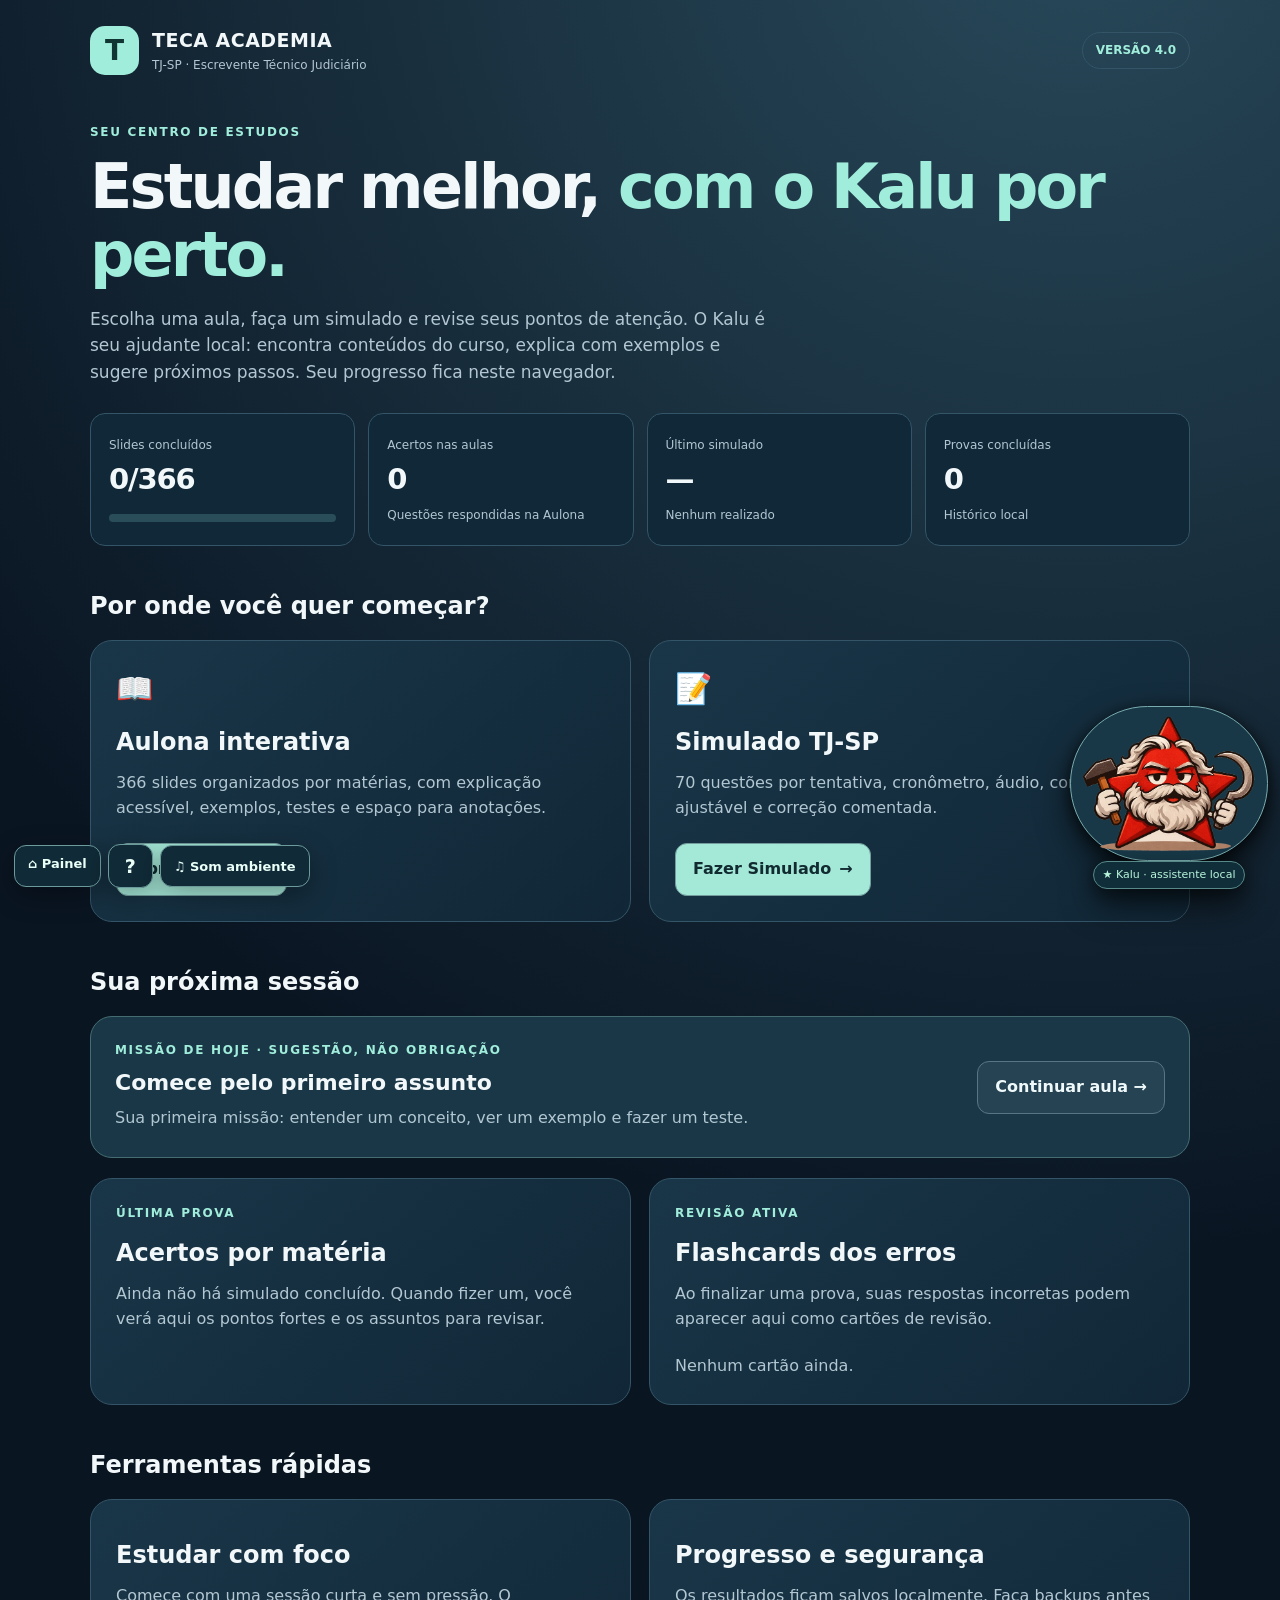
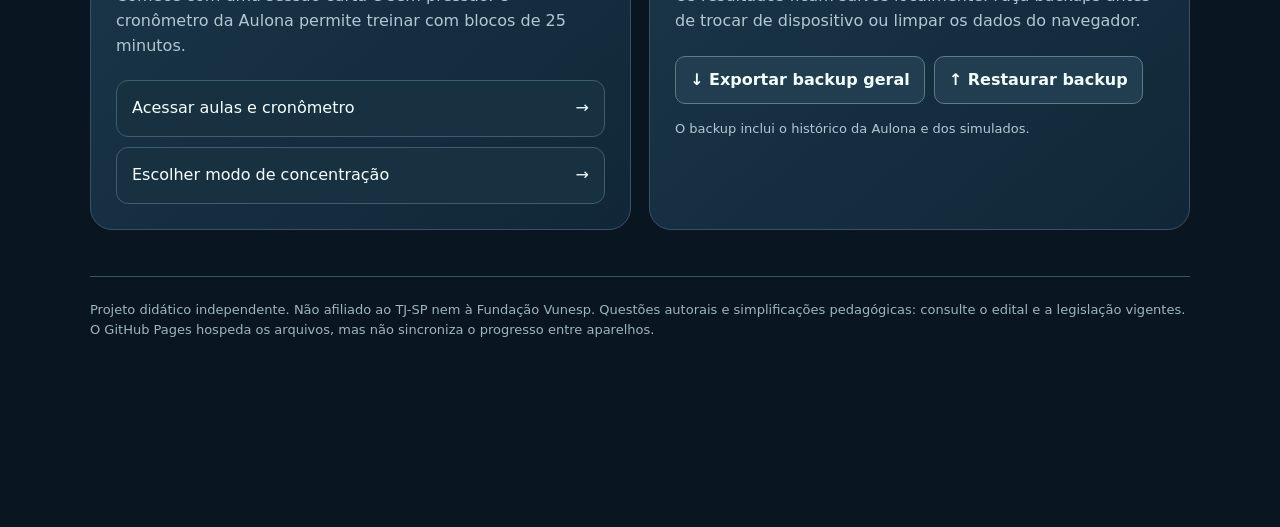
<file: index.html>
<!DOCTYPE html><html lang="pt-BR"><head><meta charset="utf-8"><meta name="viewport" content="width=device-width, initial-scale=1"><meta name="theme-color" content="#0b1725"><meta name="description" content="Teca Academia: aulas e simulado TJ-SP 2026 com progresso local, revisão e foco."><title>Teca Academia 4.0 · TJ-SP</title><link rel="stylesheet" href="shared.css"><link rel="stylesheet" href="kalu.css"><style>
:root{color-scheme:dark;--bg:#0a1522;--panel:#142b3b;--line:#335567;--mint:#a1eddb;--text:#f2f8f9;--muted:#b2c7d2}*{box-sizing:border-box}body{margin:0;background:radial-gradient(circle at 84% -5%,#28495a 0,#0a1522 55%);color:var(--text);font:16px/1.55 Inter,system-ui,Segoe UI,Arial,sans-serif}.wrap{width:min(1100px,calc(100% - 32px));margin:auto;padding:26px 0 100px}button,input{font:inherit}button{cursor:pointer}.top{display:flex;align-items:center;justify-content:space-between;gap:14px;margin-bottom:48px}.logo{display:flex;gap:13px;align-items:center}.logomark{background:#a1eddb;color:#103532;display:grid;place-items:center;width:49px;height:49px;border-radius:15px;font-size:28px;font-weight:900}.small{font-size:12px;color:var(--muted)}.brand{font-size:19px;font-weight:850;letter-spacing:.025em}.topside{border:1px solid var(--line);border-radius:99px;padding:8px 13px;color:var(--mint);font-size:12px;font-weight:800}.eyebrow{color:var(--mint);font-size:12px;letter-spacing:.14em;text-transform:uppercase;font-weight:800}.hero h1{font-size:clamp(36px,5vw,62px);letter-spacing:-.045em;line-height:1.1;margin:11px 0}.hero p{max-width:690px;color:var(--muted);font-size:17px}.hero{margin:8px 0 28px}.hero em{font-style:normal;color:var(--mint)}.grid{display:grid;grid-template-columns:repeat(2,minmax(0,1fr));gap:18px}.box{background:linear-gradient(140deg,#193648,#112737);border:1px solid var(--line);border-radius:22px;padding:25px}.box h2{font-size:24px;margin:12px 0 10px}.box p{color:var(--muted);margin:0 0 22px}.box .symbol{font-size:30px;display:block}.btn{display:inline-flex;align-items:center;justify-content:center;gap:8px;border-radius:12px;padding:13px 17px;text-decoration:none;font-weight:800;border:1px solid #729d9c;background:#a4e8d7;color:#112b31}.btn.secondary{background:#264354;color:#eff9fa;border-color:#597585}.btn:hover,.mini:hover{filter:brightness(1.1)}.subtitle{font-size:24px;margin:42px 0 15px}.stats{display:grid;grid-template-columns:repeat(4,minmax(0,1fr));gap:13px}.stat{border:1px solid var(--line);border-radius:15px;padding:18px;background:#112839}.stat strong{display:block;font-size:29px;letter-spacing:-.04em}.stat small{font-size:12px;color:var(--muted)}.progress{margin-top:12px;height:8px;border-radius:30px;background:#294d59;overflow:hidden}.progress span{display:block;background:linear-gradient(90deg,#4ab99a,#a1eddb);height:100%;width:0}.recommend{background:#193747;border:1px solid #456d71;border-radius:22px;padding:24px;display:flex;align-items:center;justify-content:space-between;gap:20px;flex-wrap:wrap}.recommend h3{margin:6px 0;font-size:22px}.recommend p{margin:3px 0;color:var(--muted)}.list{display:grid;gap:10px}.mini{display:flex;justify-content:space-between;align-items:center;text-decoration:none;color:#f5ffff;background:#183141;padding:15px;border:1px solid #3b5f70;border-radius:12px;gap:8px}.muted{color:var(--muted)}.chartline{display:grid;grid-template-columns:140px 1fr 50px;gap:9px;align-items:center;margin:13px 0;font-size:14px}.chartline>div{background:#264758;border-radius:30px;height:9px;overflow:hidden}.chartline i{display:block;background:#a1eddb;height:100%;border-radius:30px}.toolbar{display:flex;gap:9px;flex-wrap:wrap}.toolbar button{padding:11px 14px;background:#233d50;border:1px solid #597d84;color:#effffe;border-radius:10px;font-weight:700}.hint{font-size:13px;color:var(--muted)}.flash{background:#0d2331;border:1px solid #3c6171;border-radius:16px;padding:18px;min-height:130px}.flash summary{cursor:pointer;color:#a1eddb;font-weight:800}.footer{margin-top:46px;border-top:1px solid var(--line);padding:23px 0;color:#9db5c0;font-size:13px}a{color:inherit}button:focus-visible,a:focus-visible{outline:3px solid #ddc18b;outline-offset:3px}@media(max-width:700px){.grid{grid-template-columns:1fr}.stats{grid-template-columns:repeat(2,minmax(0,1fr))}.top{margin-bottom:27px}.box{padding:19px}.chartline{grid-template-columns:100px 1fr 45px}}@media(max-width:370px){.stats{grid-template-columns:1fr}}
</style></head><body data-teca-audio="true"><main class="wrap"><header class="top"><div class="logo"><span class="logomark">T</span><div><div class="brand">TECA ACADEMIA</div><div class="small">TJ-SP · Escrevente Técnico Judiciário</div></div></div><div class="topside">VERSÃO 4.0</div></header>
<section class="hero"><div class="eyebrow">Seu centro de estudos</div><h1>Estudar melhor, <em>com o Kalu por perto.</em></h1><p>Escolha uma aula, faça um simulado e revise seus pontos de atenção. O Kalu é seu ajudante local: encontra conteúdos do curso, explica com exemplos e sugere próximos passos. Seu progresso fica neste navegador.</p></section>
<section class="stats" aria-label="Resumo do seu desempenho"><div class="stat"><small>Slides concluídos</small><strong id="done">0/366</strong><div class="progress"><span id="doneBar"></span></div></div><div class="stat"><small>Acertos nas aulas</small><strong id="quizzes">—</strong><small>Questões respondidas na Aulona</small></div><div class="stat"><small>Último simulado</small><strong id="score">—</strong><small id="scoreDate">Nenhum realizado</small></div><div class="stat"><small>Provas concluídas</small><strong id="exams">0</strong><small>Histórico local</small></div></section>
<h2 class="subtitle">Por onde você quer começar?</h2><section class="grid" aria-label="Escolha a ferramenta"><article class="box"><span class="symbol" aria-hidden="true">📖</span><h2>Aulona interativa</h2><p>366 slides organizados por matérias, com explicação acessível, exemplos, testes e espaço para anotações.</p><a class="btn" href="aulona.html">Abrir Aulona <span aria-hidden="true">→</span></a></article><article class="box"><span class="symbol" aria-hidden="true">📝</span><h2>Simulado TJ-SP</h2><p>70 questões por tentativa, cronômetro, áudio, concentração ajustável e correção comentada.</p><a class="btn" href="simulado.html">Fazer Simulado <span aria-hidden="true">→</span></a></article></section>
<h2 class="subtitle">Sua próxima sessão</h2><section class="recommend"><div><div class="eyebrow">Missão de hoje · sugestão, não obrigação</div><h3 id="nextTitle">Avance no seu ritmo</h3><p id="nextText">Estude um tema, resolva a questão e revise uma dificuldade.</p></div><a id="nextLink" class="btn secondary" href="aulona.html">Continuar aula →</a></section>
<section class="grid" style="margin-top:20px"><div class="box"><div class="eyebrow">Última prova</div><h2>Acertos por matéria</h2><div id="chart"><p>Ainda não há simulado concluído. Quando fizer um, você verá aqui os pontos fortes e os assuntos para revisar.</p></div></div><div class="box"><div class="eyebrow">Revisão ativa</div><h2>Flashcards dos erros</h2><p>Ao finalizar uma prova, suas respostas incorretas podem aparecer aqui como cartões de revisão.</p><div id="flashcards" class="list"><span class="muted">Nenhum cartão ainda.</span></div></div></section>
<h2 class="subtitle">Ferramentas rápidas</h2><section class="grid"><div class="box"><h2>Estudar com foco</h2><p>Comece com uma sessão curta e sem pressão. O cronômetro da Aulona permite treinar com blocos de 25 minutos.</p><div class="list"><a class="mini" href="aulona.html">Acessar aulas e cronômetro <span>→</span></a><a class="mini" href="simulado.html">Escolher modo de concentração <span>→</span></a></div></div><div class="box"><h2>Progresso e segurança</h2><p>Os resultados ficam salvos localmente. Faça backups antes de trocar de dispositivo ou limpar os dados do navegador.</p><div class="toolbar"><button id="backup" type="button">↓ Exportar backup geral</button><button id="restoreBtn" type="button">↑ Restaurar backup</button><input id="restore" type="file" accept=".json,application/json" hidden></div><p class="hint" id="backupMessage" role="status" style="margin-top:15px">O backup inclui o histórico da Aulona e dos simulados.</p></div></section>
<footer class="footer">Projeto didático independente. Não afiliado ao TJ-SP nem à Fundação Vunesp. Questões autorais e simplificações pedagógicas: consulte o edital e a legislação vigentes. O GitHub Pages hospeda os arquivos, mas não sincroniza o progresso entre aparelhos.</footer></main>
<script>
(function(){'use strict';const $=id=>document.getElementById(id);const aulaKey='teca_tjsp_mega_2026_v2',examKey='tjsp_sim_2026_history_v1',recentKey='tjsp_recent_question_ids_v3',audioKey='tjsp_audio_settings_v2';function parse(key,fallback){try{let v=JSON.parse(localStorage.getItem(key)||'null');return v??fallback}catch(e){return fallback}}
const state=parse(aulaKey,{}),read=state.read||{},ans=state.ans||{},exams=parse(examKey,[]),history=Array.isArray(exams)?exams:[];
const completed=Object.values(read).filter(Boolean).length;const totalAnswers=Object.keys(ans).length;
$('done').textContent=completed+'/366';$('doneBar').style.width=Math.min(100,completed/366*100)+'%';$('quizzes').textContent=totalAnswers;$('exams').textContent=history.length;
let latest=history[history.length-1];if(latest){$('score').textContent=Math.round(latest.score/70*100)+'%';$('scoreDate').textContent=new Date(latest.date).toLocaleDateString('pt-BR')}
$('nextTitle').textContent=completed?'Continue sua sequência':'Comece pelo primeiro assunto';$('nextText').textContent=completed?'Você já concluiu '+completed+' slides. Que tal mais um tema com um teste?':'Sua primeira missão: entender um conceito, ver um exemplo e fazer um teste.';
if(latest){const q=latest.questions||[];const answers=latest.answers||[];let by={};q.forEach((x,i)=>{if(!by[x.cat])by[x.cat]=[0,0];by[x.cat][1]++;if(answers[i]===x.answer)by[x.cat][0]++});const chart=$('chart');chart.innerHTML='';Object.entries(by).forEach(([cat,[n,total]])=>{let div=document.createElement('div');div.className='chartline';let label=document.createElement('span');label.textContent=cat;let track=document.createElement('div');let bar=document.createElement('i');bar.style.width=(n/total*100)+'%';track.appendChild(bar);let number=document.createElement('strong');number.textContent=n+'/'+total;div.append(label,track,number);chart.appendChild(div)});
let cards=q.map((v,i)=>({q:v,i})).filter(({q,i})=>answers[i]!==q.answer).slice(0,7);let container=$('flashcards');container.textContent='';if(!cards.length)container.textContent='Nenhum erro na última prova. Parabéns!';for(let item of cards){let d=document.createElement('details');d.className='flash';let h=document.createElement('summary');h.textContent=item.q.cat+': '+item.q.stem;let p=document.createElement('p');p.textContent=item.q.options['ABCD'.indexOf(item.q.answer)]+' — '+item.q.explanation;d.append(h,p);container.appendChild(d)}
}
window.tecaContextHelp=()=>({title:'Ajuda · Painel inicial',body:'<p><strong>Aulona:</strong> 366 slides, com conceitos, exemplos, questões e anotações. <strong>Simulado:</strong> prova com 70 questões e correção ao final.</p><p>As estatísticas mostram somente os dados salvos neste navegador. O painel de revisão apresenta erros do último simulado finalizado. Nos cartões, clique no título para revelar a resposta.</p><p><strong>Missão do dia:</strong> sugestão de ritmo, sem cobrança ou sequência obrigatória.</p><p>O backup geral gera um arquivo JSON com seu progresso. Guarde-o com cuidado; quem tiver esse arquivo poderá consultar seu histórico de estudos.</p>'});
function getBackup(){const keys=[aulaKey,examKey,recentKey,audioKey,'teca_focus_mode','kalu_settings_v4'];let data={format:'teca-academia-v3',exportedAt:new Date().toISOString(),values:{}};keys.forEach(k=>{let v=localStorage.getItem(k);if(v!==null)data.values[k]=v});return data}
$('backup').onclick=()=>{let blob=new Blob([JSON.stringify(getBackup(),null,2)],{type:'application/json'});let u=URL.createObjectURL(blob);let a=document.createElement('a');a.href=u;a.download='backup_teca_academia.json';a.click();setTimeout(()=>URL.revokeObjectURL(u),1000);$('backupMessage').textContent='Backup gerado. Guarde o arquivo em um lugar seguro.'};
$('restoreBtn').onclick=()=>$('restore').click();$('restore').onchange=async e=>{let file=e.target.files[0];if(!file)return;try{let data=JSON.parse(await file.text());let keys=[aulaKey,examKey,recentKey,audioKey,'teca_focus_mode','kalu_settings_v4'];if(data.format!=='teca-academia-v3'||!data.values||typeof data.values!=='object')throw Error('Formato desconhecido');if(!confirm('Restaurar substitui o progresso atual neste navegador. Continuar?'))return;for(let k of keys){if(typeof data.values[k]==='string')localStorage.setItem(k,data.values[k]);}location.reload()}catch(err){$('backupMessage').textContent='Não foi possível restaurar: arquivo de backup inválido.'}};
})();
</script><script src="kalu-knowledge.js"></script><script src="shared.js"></script><script defer src="kalu.js"></script></body></html>
</file>
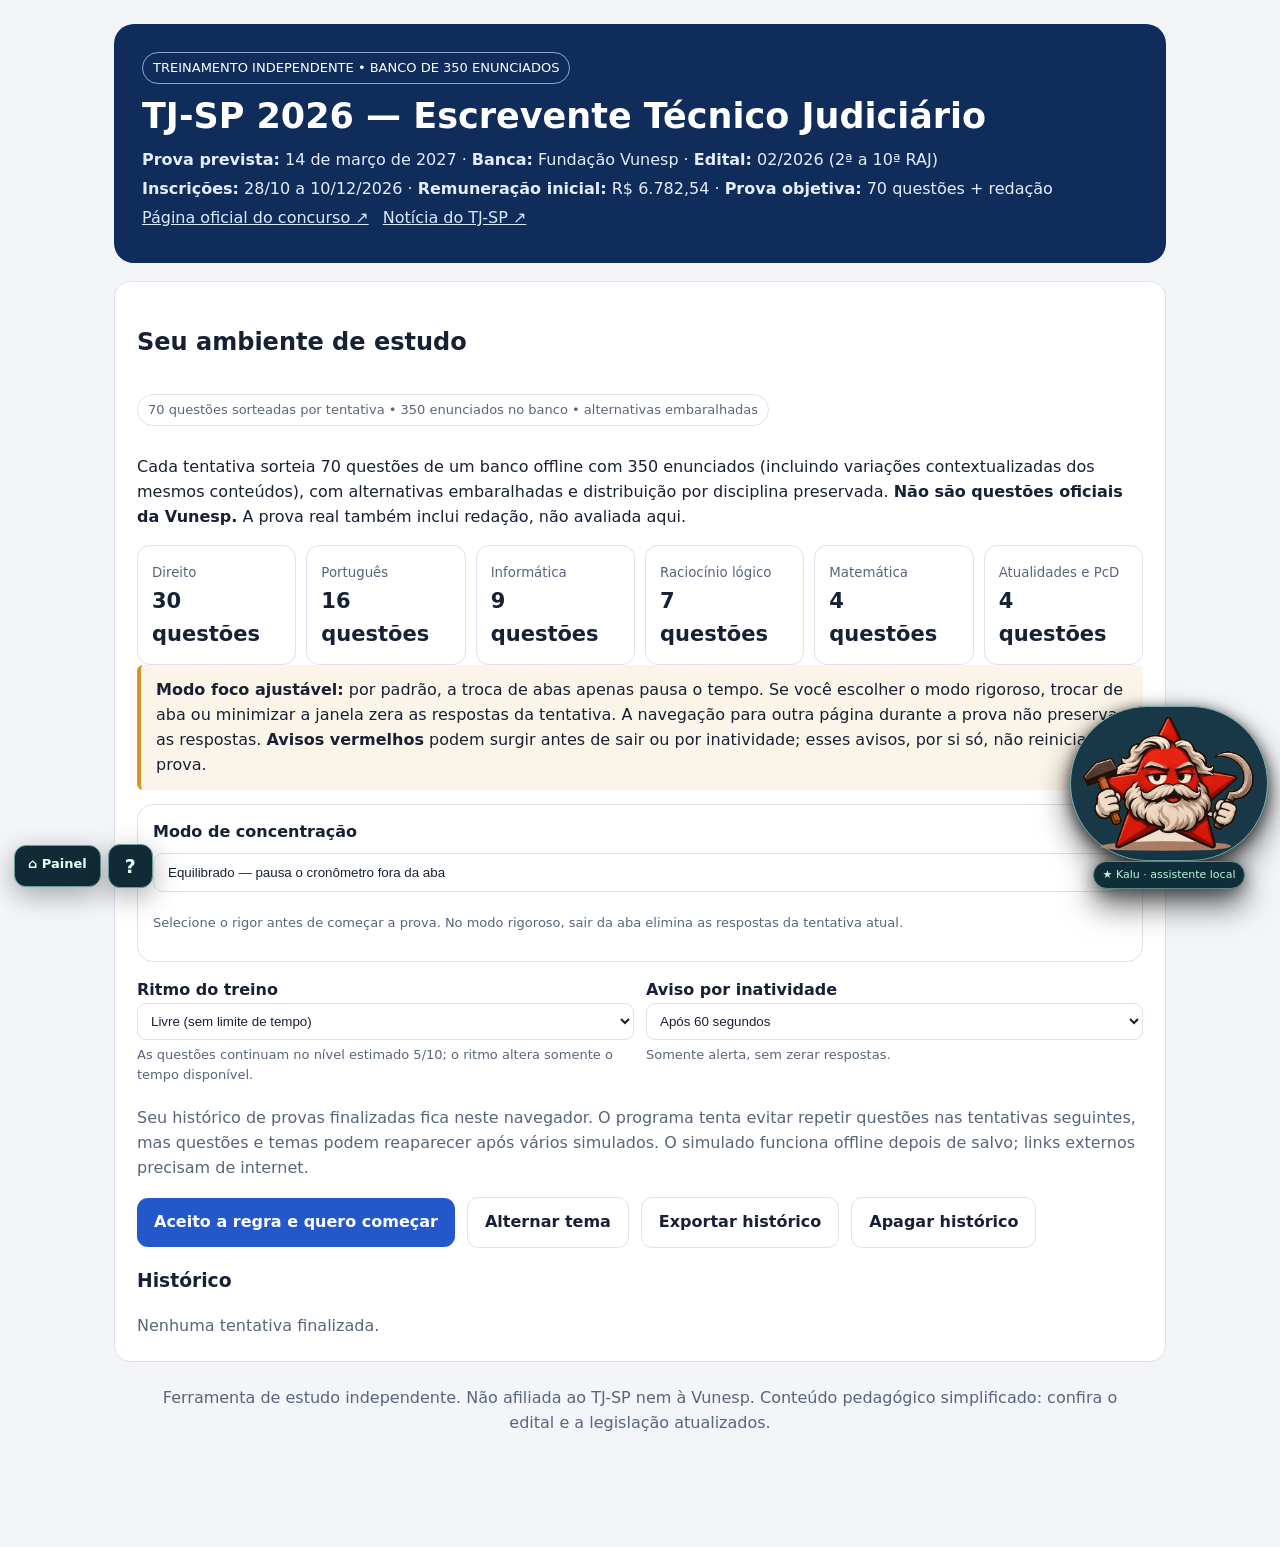
<file: simulado.html>
<!doctype html><html lang="pt-BR"><head><meta charset="utf-8"><meta name="viewport" content="width=device-width, initial-scale=1"><title>Simulado TJ-SP 2026 | Banco de 350 questões</title><style>
:root{--bg:#f3f5f9;--card:#fff;--ink:#172034;--muted:#58657c;--accent:#2458ca;--border:#dce2ed;--good:#08794c;--bad:#b33439}*{box-sizing:border-box}body{margin:0;font:16px/1.55 system-ui,-apple-system,Segoe UI,sans-serif;background:var(--bg);color:var(--ink)}body.dark{--bg:#101723;--card:#1b2636;--ink:#eaf0fb;--muted:#aab8ce;--border:#394961;--accent:#85a8ff}.shell{max-width:1100px;margin:auto;padding:24px}.hero{background:#102c5a;color:white;padding:28px;border-radius:20px}.hero h1{font-size:clamp(24px,4vw,35px);margin:5px 0}.hero p{margin:4px 0;color:#e5edfc}.links a{color:#d9e9ff;margin-right:14px}.panel{background:var(--card);border:1px solid var(--border);border-radius:16px;padding:22px;margin-top:18px}.row{display:flex;gap:12px;align-items:center;flex-wrap:wrap}.space{justify-content:space-between}.pill{font-size:13px;border:1px solid var(--border);border-radius:999px;padding:5px 10px;color:var(--muted)}button{border:0;border-radius:11px;padding:12px 17px;font:inherit;font-weight:650;cursor:pointer;background:var(--accent);color:white}button.secondary{background:transparent;color:var(--ink);border:1px solid var(--border)}button:disabled{opacity:.4;cursor:not-allowed}button.danger{background:#a52e3d}label.option{display:block;border:1px solid var(--border);padding:14px 16px;border-radius:12px;margin:9px 0;cursor:pointer}label.option:has(input:checked){border-color:var(--accent);background:rgba(76,123,223,.10)}input[type=radio]{margin-right:11px;accent-color:var(--accent)}.muted,small{color:var(--muted)}.big{font-size:22px;font-weight:750}.stats{display:grid;grid-template-columns:repeat(auto-fit,minmax(150px,1fr));gap:10px}.stat{padding:14px;background:var(--card);border:1px solid var(--border);border-radius:13px}.stat strong{display:block;font-size:21px}.progress{height:9px;border-radius:20px;background:var(--border);overflow:hidden}.progress i{display:block;background:#3a80dc;height:100%;transition:width .15s}.navgrid{display:grid;grid-template-columns:repeat(auto-fill,minmax(39px,1fr));gap:7px}.navgrid button{padding:8px 0;background:transparent;color:var(--ink);border:1px solid var(--border);font-size:13px}.navgrid button.done{background:#dbeafc;color:#1e4a88}.navgrid button.current{outline:3px solid #5e93f0}.warning{border-left:4px solid #d49424;padding:13px 15px;background:rgba(212,148,36,.1);border-radius:6px}.correct{color:var(--good)}.incorrect{color:var(--bad)}.review{padding:15px;border:1px solid var(--border);border-radius:12px;margin:12px 0}.review summary{cursor:pointer;font-weight:700}details>p{margin-bottom:2px}.hidden{display:none!important}.footer{text-align:center;color:var(--muted);margin:24px}.full{width:100%}@media(min-width:850px){.columns{display:grid;grid-template-columns:minmax(0,1fr) 290px;gap:18px}.columns>.panel{margin-top:18px}}@media(max-width:600px){.shell{padding:10px}.hero{padding:20px}.panel{padding:16px}}

/* Central de áudio e alertas de concentração */
.audio-dock{position:fixed;right:18px;bottom:18px;width:min(292px,calc(100vw - 32px));background:var(--card);color:var(--ink);border:1px solid var(--border);border-radius:18px;box-shadow:0 12px 40px #0003;padding:15px;z-index:50}
.audio-dock h3{font-size:16px;margin:0 0 5px}.audio-dock select,.audio-dock input[type=range],.focus-options select{accent-color:var(--accent)}.audio-dock select,.focus-options select{width:100%;border:1px solid var(--border);border-radius:9px;padding:9px;background:var(--card);color:var(--ink)}.audio-dock button{padding:8px 12px;font-size:14px}.audio-dock input[type=range]{width:100%;cursor:pointer}.audio-dock .audio-head{display:flex;justify-content:space-between;gap:6px;align-items:center}.audio-dock.minimized .audio-body{display:none}.audio-dock.minimized{width:auto}.audio-line{display:flex;align-items:center;justify-content:space-between;gap:8px;margin:12px 0 3px}.focus-alert{position:fixed;top:50%;left:50%;transform:translate(-50%,-50%);z-index:90;max-width:min(650px,calc(100vw - 24px));padding:24px;border-radius:18px;border:4px solid #ff5963;background:#7e1024;color:white;box-shadow:0 20px 80px #0008;text-align:center;pointer-events:none;font-size:clamp(18px,3vw,26px);font-weight:800}.focus-alert small{display:block;color:#ffe4e8;font-size:15px;font-weight:500;margin-top:5px}.focus-options{display:grid;grid-template-columns:repeat(auto-fit,minmax(190px,1fr));gap:12px;margin:16px 0}.focus-options label{display:block;font-weight:650}.focus-options p{font-weight:400;margin:5px 0;font-size:13px;color:var(--muted)}body.audio-on #exam .columns{padding-bottom:70px}@media(max-width:850px){.audio-dock{position:sticky;bottom:8px;margin:15px auto;width:min(100%,450px)}body.audio-on #exam .columns{padding-bottom:0}}

/* Faixa preventiva de foco; sem interferência nos cliques */
.top-focus-band{position:fixed;top:0;left:0;right:0;z-index:110;min-height:68px;padding:12px 20px;background:#a51227;color:#fff;box-shadow:0 5px 24px #51071466;text-align:center;pointer-events:none;border-bottom:5px solid #ff6975;font-size:clamp(15px,2.2vw,21px);font-weight:800;line-height:1.25}
.top-focus-band span{display:block;font-weight:500;font-size:clamp(12px,1.5vw,15px);margin-top:5px;color:#ffe3e7}
</style><link rel="stylesheet" href="shared.css"><link rel="stylesheet" href="kalu.css"></head><body><main class="shell"><header class="hero"><div class="pill" style="color:white;border-color:#8ca5d3;display:inline-block">TREINAMENTO INDEPENDENTE • BANCO DE 350 ENUNCIADOS</div><h1>TJ-SP 2026 — Escrevente Técnico Judiciário</h1><p><strong>Prova prevista:</strong> 14 de março de 2027 · <strong>Banca:</strong> Fundação Vunesp · <strong>Edital:</strong> 02/2026 (2ª a 10ª RAJ)</p><p><strong>Inscrições:</strong> 28/10 a 10/12/2026 · <strong>Remuneração inicial:</strong> R$ 6.782,54 · <strong>Prova objetiva:</strong> 70 questões + redação</p><p class="links"><a href="https://www.vunesp.com.br/TJSP2607" target="_blank" rel="noopener">Página oficial do concurso ↗</a><a href="https://www.tjsp.jus.br/Imprensa/Noticias/Noticia?codigoNoticia=115772&pagina=7" target="_blank" rel="noopener">Notícia do TJ-SP ↗</a></p></header>
<section class="panel" id="home"><h2>Seu ambiente de estudo</h2><p class="pill" style="display:inline-block">70 questões sorteadas por tentativa • 350 enunciados no banco • alternativas embaralhadas</p><p>Cada tentativa sorteia 70 questões de um banco offline com 350 enunciados (incluindo variações contextualizadas dos mesmos conteúdos), com alternativas embaralhadas e distribuição por disciplina preservada. <strong>Não são questões oficiais da Vunesp.</strong> A prova real também inclui redação, não avaliada aqui.</p><div class="stats" id="dist"></div><div class="warning"><strong>Modo foco ajustável:</strong> por padrão, a troca de abas apenas pausa o tempo. Se você escolher o modo rigoroso, trocar de aba ou minimizar a janela zera as respostas da tentativa. A navegação para outra página durante a prova não preserva as respostas. <strong>Avisos vermelhos</strong> podem surgir antes de sair ou por inatividade; esses avisos, por si só, não reiniciam a prova.</div><div class="panel" style="padding:15px;margin-top:14px;background:transparent"><label for="focusMode"><strong>Modo de concentração</strong></label><select id="focusMode" style="width:100%;margin:8px 0;background:var(--card);color:var(--ink);border:1px solid var(--border);border-radius:10px;padding:10px"><option value="leve">Leve — sem penalidade ao alternar abas</option><option value="equilibrado" selected>Equilibrado — pausa o cronômetro fora da aba</option><option value="rigoroso">Rigoroso — zera a tentativa ao sair</option></select><p class="muted" style="font-size:13px">Selecione o rigor antes de começar a prova. No modo rigoroso, sair da aba elimina as respostas da tentativa atual.</p></div><div class="focus-options"><div><label for="pace">Ritmo do treino</label><select id="pace"><option value="0">Livre (sem limite de tempo)</option><option value="180">Desafio (3 horas)</option><option value="120">Intenso (2 horas)</option></select><p>As questões continuam no nível estimado 5/10; o ritmo altera somente o tempo disponível.</p></div><div><label for="alertDelay">Aviso por inatividade</label><select id="alertDelay"><option value="45">Após 45 segundos</option><option value="60" selected>Após 60 segundos</option><option value="90">Após 90 segundos</option><option value="0">Desativado</option></select><p>Somente alerta, sem zerar respostas.</p></div></div><p class="muted">Seu histórico de provas finalizadas fica neste navegador. O programa tenta evitar repetir questões nas tentativas seguintes, mas questões e temas podem reaparecer após vários simulados. O simulado funciona offline depois de salvo; links externos precisam de internet.</p><div class="row"><button id="start">Aceito a regra e quero começar</button><button class="secondary" id="dark">Alternar tema</button><button class="secondary" id="export">Exportar histórico</button><button class="secondary" id="wipe">Apagar histórico</button></div><h3>Histórico</h3><div id="history" class="muted">Nenhuma tentativa finalizada.</div></section>
<section id="exam" class="hidden"><section class="panel"><div class="row space"><strong id="clock">00:00:00</strong><span id="counter" class="pill">0/70 respondidas</span><span class="pill" id="subject"></span></div><div class="progress" style="margin-top:12px"><i id="bar" style="width:0%"></i></div><p class="muted" style="font-size:13px">Concentração ajustável. Consulte o modo escolhido na tela inicial. <span id="paceNotice"></span></p></section><div class="columns"><section class="panel"><div class="row space"><span class="muted" id="number"></span><span class="pill">Marque uma alternativa</span></div><h2 id="stem"></h2><div id="options"></div><div class="row space" style="margin-top:22px"><button class="secondary" id="prev">← Anterior</button><button class="secondary" id="next">Próxima →</button></div><hr style="border:0;border-top:1px solid var(--border);margin:24px 0"><button class="danger full" id="finish">Finalizar e corrigir prova</button></section><aside class="panel"><h3>Navegação</h3><div class="navgrid" id="nav"></div><p class="muted" style="font-size:13px">Azul: respondida. Contorno: questão atual.</p></aside></div></section>
<div id="topFocusBand" class="top-focus-band hidden" role="status" aria-live="polite">⚠ ATENÇÃO! MANTENHA A CONCENTRAÇÃO!<span>Você está perto de sair da prova. No modo rigoroso, trocar de aba reinicia a tentativa.</span></div>
<aside id="audioDock" class="audio-dock hidden" aria-label="Áudio para concentração"><div class="audio-head"><h3>♫ Ambiente de concentração</h3><button class="secondary" id="audioCollapse" type="button" aria-expanded="true" title="Recolher painel">−</button></div><div class="audio-body"><p class="muted" style="font-size:12px;margin:0 0 8px">Áudio local, opcional. Comece com volume baixo.</p><label for="noiseKind"><strong>Tipo de ruído</strong></label><select id="noiseKind"><option value="brown">Marrom — grave</option><option value="pink">Rosa — equilibrado</option><option value="white">Branco — agudo</option></select><div class="audio-line"><label for="noiseVolume"><strong>Volume</strong></label><output id="noiseVolumeLabel">12%</output></div><input type="range" min="0" max="100" value="12" step="1" id="noiseVolume" aria-label="Volume do ruído"><div class="row" style="margin-top:10px"><button id="noiseToggle" type="button">▶ Reproduzir</button><button class="secondary" id="noiseMute" type="button">Silenciar</button></div><p id="noiseStatus" class="muted" role="status" style="font-size:12px;margin-bottom:0">Desligado. O áudio não começa automaticamente.</p></div></aside><div class="focus-alert hidden" id="focusAlert" role="alert" aria-live="assertive"><div id="focusAlertTitle">⚠ MANTENHA O FOCO NA PROVA</div><small id="focusAlertDesc">Volte à questão. Se trocar de aba ou minimizar, esta tentativa será zerada.</small></div>
<section id="result" class="panel hidden"><h2>Seu resultado</h2><p id="summary" class="big"></p><div class="stats" id="bycat"></div><h3>Correção comentada</h3><p class="muted">As questões erradas e em branco aparecem primeiro. Abra cada cartão para entender a resposta e ver um exemplo ou explicação.</p><div id="reviews"></div><div class="row"><button id="again">Novo simulado</button><button class="secondary" id="errors">Revisar só os erros</button><button class="secondary" id="export2">Exportar histórico</button></div></section><footer class="footer">Ferramenta de estudo independente. Não afiliada ao TJ-SP nem à Vunesp. Conteúdo pedagógico simplificado: confira o edital e a legislação atualizados.</footer></main>
<script>
const BANK=[{"cat":"Português","stem":"Em “Os documentos foram cuidadosamente analisados”, “cuidadosamente” indica:","options":["tempo","modo","lugar","negação"],"answer":"B","explanation":"Cuidadosamente é advérbio de modo: informa como se deu a análise.","id":"original-1"},{"cat":"Português","stem":"Em um exercício de revisão da linguagem utilizada no Judiciário, responda: Em “Os documentos foram cuidadosamente analisados”, “cuidadosamente” indica:","options":["modo","lugar","negação","tempo"],"answer":"A","explanation":"Cuidadosamente é advérbio de modo: informa como se deu a análise.","id":"variation-1-1"},{"cat":"Português","stem":"Em uma atividade de revisão gramatical, analise: Em “Os documentos foram cuidadosamente analisados”, “cuidadosamente” indica:","options":["lugar","negação","tempo","modo"],"answer":"D","explanation":"Cuidadosamente é advérbio de modo: informa como se deu a análise.","id":"variation-1-2"},{"cat":"Português","stem":"Em uma avaliação de comunicação escrita, responda: Em “Os documentos foram cuidadosamente analisados”, “cuidadosamente” indica:","options":["negação","tempo","modo","lugar"],"answer":"C","explanation":"Cuidadosamente é advérbio de modo: informa como se deu a análise.","id":"variation-1-3"},{"cat":"Português","stem":"Na preparação de um relatório oficial, considere: Em “Os documentos foram cuidadosamente analisados”, “cuidadosamente” indica:","options":["tempo","modo","lugar","negação"],"answer":"B","explanation":"Cuidadosamente é advérbio de modo: informa como se deu a análise.","id":"variation-1-4"},{"cat":"Informática","stem":"Ao pressionar Ctrl + Z em muitos editores, ocorre:","options":["salvar","imprimir","desfazer a última ação","selecionar tudo"],"answer":"C","explanation":"Ctrl + Z costuma desfazer a ação mais recente; Ctrl + S geralmente salva.","id":"original-2"},{"cat":"Informática","stem":"Durante uma tarefa com o computador do cartório, responda: Ao pressionar Ctrl + Z em muitos editores, ocorre:","options":["desfazer a última ação","selecionar tudo","salvar","imprimir"],"answer":"A","explanation":"Ctrl + Z costuma desfazer a ação mais recente; Ctrl + S geralmente salva.","id":"variation-2-1"},{"cat":"Informática","stem":"Em uma atividade de informática aplicada ao trabalho, considere: Ao pressionar Ctrl + Z em muitos editores, ocorre:","options":["selecionar tudo","salvar","imprimir","desfazer a última ação"],"answer":"D","explanation":"Ctrl + Z costuma desfazer a ação mais recente; Ctrl + S geralmente salva.","id":"variation-2-2"},{"cat":"Informática","stem":"Ao revisar procedimentos digitais de escritório, responda: Ao pressionar Ctrl + Z em muitos editores, ocorre:","options":["salvar","imprimir","desfazer a última ação","selecionar tudo"],"answer":"C","explanation":"Ctrl + Z costuma desfazer a ação mais recente; Ctrl + S geralmente salva.","id":"variation-2-3"},{"cat":"Informática","stem":"Em um exercício prático de informática, analise: Ao pressionar Ctrl + Z em muitos editores, ocorre:","options":["imprimir","desfazer a última ação","selecionar tudo","salvar"],"answer":"B","explanation":"Ctrl + Z costuma desfazer a ação mais recente; Ctrl + S geralmente salva.","id":"variation-2-4"},{"cat":"Direito","stem":"A duração normal do trabalho do servidor prevista no edital específico deve ser consultada em:","options":["mensagem de rede social","edital oficial","opinião de candidato","propaganda de cursinho"],"answer":"B","explanation":"Edital é a fonte formal das condições da seleção, inclusive jornada e requisitos.","id":"original-3"},{"cat":"Direito","stem":"Em uma revisão de atos de um tribunal, responda: A duração normal do trabalho do servidor prevista no edital específico deve ser consultada em:","options":["propaganda de cursinho","mensagem de rede social","edital oficial","opinião de candidato"],"answer":"C","explanation":"Edital é a fonte formal das condições da seleção, inclusive jornada e requisitos.","id":"variation-3-1"},{"cat":"Direito","stem":"Em um treinamento de servidores públicos, analise: A duração normal do trabalho do servidor prevista no edital específico deve ser consultada em:","options":["mensagem de rede social","edital oficial","opinião de candidato","propaganda de cursinho"],"answer":"B","explanation":"Edital é a fonte formal das condições da seleção, inclusive jornada e requisitos.","id":"variation-3-2"},{"cat":"Direito","stem":"Considerando as regras da Administração e da Constituição, responda: A duração normal do trabalho do servidor prevista no edital específico deve ser consultada em:","options":["edital oficial","opinião de candidato","propaganda de cursinho","mensagem de rede social"],"answer":"A","explanation":"Edital é a fonte formal das condições da seleção, inclusive jornada e requisitos.","id":"variation-3-3"},{"cat":"Direito","stem":"Em um caso hipotético de rotina judiciária, avalie: A duração normal do trabalho do servidor prevista no edital específico deve ser consultada em:","options":["opinião de candidato","propaganda de cursinho","mensagem de rede social","edital oficial"],"answer":"D","explanation":"Edital é a fonte formal das condições da seleção, inclusive jornada e requisitos.","id":"variation-3-4"},{"cat":"Direito","stem":"Um agente público que atua além dos limites legais de sua competência pode cometer:","options":["excesso de poder","renúncia de receita","sucessão processual","controle difuso"],"answer":"A","explanation":"Excesso de poder é modalidade de abuso de poder pelo exercício além da competência.","id":"original-4"},{"cat":"Direito","stem":"Em uma revisão de atos de um tribunal, responda: Um agente público que atua além dos limites legais de sua competência pode cometer:","options":["excesso de poder","renúncia de receita","sucessão processual","controle difuso"],"answer":"A","explanation":"Excesso de poder é modalidade de abuso de poder pelo exercício além da competência.","id":"variation-4-1"},{"cat":"Direito","stem":"Em um treinamento de servidores públicos, analise: Um agente público que atua além dos limites legais de sua competência pode cometer:","options":["renúncia de receita","sucessão processual","controle difuso","excesso de poder"],"answer":"D","explanation":"Excesso de poder é modalidade de abuso de poder pelo exercício além da competência.","id":"variation-4-2"},{"cat":"Direito","stem":"Considerando as regras da Administração e da Constituição, responda: Um agente público que atua além dos limites legais de sua competência pode cometer:","options":["sucessão processual","controle difuso","excesso de poder","renúncia de receita"],"answer":"C","explanation":"Excesso de poder é modalidade de abuso de poder pelo exercício além da competência.","id":"variation-4-3"},{"cat":"Direito","stem":"Em um caso hipotético de rotina judiciária, avalie: Um agente público que atua além dos limites legais de sua competência pode cometer:","options":["controle difuso","excesso de poder","renúncia de receita","sucessão processual"],"answer":"B","explanation":"Excesso de poder é modalidade de abuso de poder pelo exercício além da competência.","id":"variation-4-4"},{"cat":"Direito","stem":"O direito de petição aos poderes públicos é assegurado:","options":["somente mediante pagamento de taxa","independentemente de pagamento de taxas","somente a advogados","apenas a servidores"],"answer":"B","explanation":"O art. 5º, XXXIV, assegura direito de petição sem pagamento de taxas.","id":"original-5"},{"cat":"Direito","stem":"Em uma revisão de atos de um tribunal, responda: O direito de petição aos poderes públicos é assegurado:","options":["independentemente de pagamento de taxas","somente a advogados","apenas a servidores","somente mediante pagamento de taxa"],"answer":"A","explanation":"O art. 5º, XXXIV, assegura direito de petição sem pagamento de taxas.","id":"variation-5-1"},{"cat":"Direito","stem":"Em um treinamento de servidores públicos, analise: O direito de petição aos poderes públicos é assegurado:","options":["somente a advogados","apenas a servidores","somente mediante pagamento de taxa","independentemente de pagamento de taxas"],"answer":"D","explanation":"O art. 5º, XXXIV, assegura direito de petição sem pagamento de taxas.","id":"variation-5-2"},{"cat":"Direito","stem":"Considerando as regras da Administração e da Constituição, responda: O direito de petição aos poderes públicos é assegurado:","options":["apenas a servidores","somente mediante pagamento de taxa","independentemente de pagamento de taxas","somente a advogados"],"answer":"C","explanation":"O art. 5º, XXXIV, assegura direito de petição sem pagamento de taxas.","id":"variation-5-3"},{"cat":"Direito","stem":"Em um caso hipotético de rotina judiciária, avalie: O direito de petição aos poderes públicos é assegurado:","options":["somente mediante pagamento de taxa","independentemente de pagamento de taxas","somente a advogados","apenas a servidores"],"answer":"B","explanation":"O art. 5º, XXXIV, assegura direito de petição sem pagamento de taxas.","id":"variation-5-4"},{"cat":"Português","stem":"Qual forma verbal completa corretamente: “Se ele ___ o documento, avisará a equipe”?","options":["trazer","trouxer","trazia","trouxe"],"answer":"B","explanation":"Depois de se, uma condição futura pede futuro do subjuntivo: se ele trouxer. Exemplo: Se puder, ajudará.","id":"original-6"},{"cat":"Português","stem":"Em um exercício de revisão da linguagem utilizada no Judiciário, responda: Qual forma verbal completa corretamente: “Se ele ___ o documento, avisará a equipe”?","options":["trazia","trouxe","trazer","trouxer"],"answer":"D","explanation":"Depois de se, uma condição futura pede futuro do subjuntivo: se ele trouxer. Exemplo: Se puder, ajudará.","id":"variation-6-1"},{"cat":"Português","stem":"Em uma atividade de revisão gramatical, analise: Qual forma verbal completa corretamente: “Se ele ___ o documento, avisará a equipe”?","options":["trouxe","trazer","trouxer","trazia"],"answer":"C","explanation":"Depois de se, uma condição futura pede futuro do subjuntivo: se ele trouxer. Exemplo: Se puder, ajudará.","id":"variation-6-2"},{"cat":"Português","stem":"Em uma avaliação de comunicação escrita, responda: Qual forma verbal completa corretamente: “Se ele ___ o documento, avisará a equipe”?","options":["trazer","trouxer","trazia","trouxe"],"answer":"B","explanation":"Depois de se, uma condição futura pede futuro do subjuntivo: se ele trouxer. Exemplo: Se puder, ajudará.","id":"variation-6-3"},{"cat":"Português","stem":"Na preparação de um relatório oficial, considere: Qual forma verbal completa corretamente: “Se ele ___ o documento, avisará a equipe”?","options":["trouxer","trazia","trouxe","trazer"],"answer":"A","explanation":"Depois de se, uma condição futura pede futuro do subjuntivo: se ele trouxer. Exemplo: Se puder, ajudará.","id":"variation-6-4"},{"cat":"Direito","stem":"Um ato administrativo praticado com finalidade diversa do interesse público pode caracterizar:","options":["desvio de finalidade","fato consumado legítimo","delegação legislativa","vacância automática"],"answer":"A","explanation":"Desvio de finalidade ocorre quando o agente utiliza competência para objetivo incompatível com a finalidade legal.","id":"original-7"},{"cat":"Direito","stem":"Em uma revisão de atos de um tribunal, responda: Um ato administrativo praticado com finalidade diversa do interesse público pode caracterizar:","options":["vacância automática","desvio de finalidade","fato consumado legítimo","delegação legislativa"],"answer":"B","explanation":"Desvio de finalidade ocorre quando o agente utiliza competência para objetivo incompatível com a finalidade legal.","id":"variation-7-1"},{"cat":"Direito","stem":"Em um treinamento de servidores públicos, analise: Um ato administrativo praticado com finalidade diversa do interesse público pode caracterizar:","options":["desvio de finalidade","fato consumado legítimo","delegação legislativa","vacância automática"],"answer":"A","explanation":"Desvio de finalidade ocorre quando o agente utiliza competência para objetivo incompatível com a finalidade legal.","id":"variation-7-2"},{"cat":"Direito","stem":"Considerando as regras da Administração e da Constituição, responda: Um ato administrativo praticado com finalidade diversa do interesse público pode caracterizar:","options":["fato consumado legítimo","delegação legislativa","vacância automática","desvio de finalidade"],"answer":"D","explanation":"Desvio de finalidade ocorre quando o agente utiliza competência para objetivo incompatível com a finalidade legal.","id":"variation-7-3"},{"cat":"Direito","stem":"Em um caso hipotético de rotina judiciária, avalie: Um ato administrativo praticado com finalidade diversa do interesse público pode caracterizar:","options":["delegação legislativa","vacância automática","desvio de finalidade","fato consumado legítimo"],"answer":"C","explanation":"Desvio de finalidade ocorre quando o agente utiliza competência para objetivo incompatível com a finalidade legal.","id":"variation-7-4"},{"cat":"Direito","stem":"O mandado de segurança protege direito:","options":["líquido e certo, não amparado por habeas corpus ou habeas data","exclusivamente penal","somente patrimonial coletivo","sem necessidade de prova pré-constituída"],"answer":"A","explanation":"É ação constitucional para proteger direito líquido e certo contra ilegalidade ou abuso de poder, quando não cabem HC ou HD.","id":"original-8"},{"cat":"Direito","stem":"Em uma revisão de atos de um tribunal, responda: O mandado de segurança protege direito:","options":["líquido e certo, não amparado por habeas corpus ou habeas data","exclusivamente penal","somente patrimonial coletivo","sem necessidade de prova pré-constituída"],"answer":"A","explanation":"É ação constitucional para proteger direito líquido e certo contra ilegalidade ou abuso de poder, quando não cabem HC ou HD.","id":"variation-8-1"},{"cat":"Direito","stem":"Em um treinamento de servidores públicos, analise: O mandado de segurança protege direito:","options":["exclusivamente penal","somente patrimonial coletivo","sem necessidade de prova pré-constituída","líquido e certo, não amparado por habeas corpus ou habeas data"],"answer":"D","explanation":"É ação constitucional para proteger direito líquido e certo contra ilegalidade ou abuso de poder, quando não cabem HC ou HD.","id":"variation-8-2"},{"cat":"Direito","stem":"Considerando as regras da Administração e da Constituição, responda: O mandado de segurança protege direito:","options":["somente patrimonial coletivo","sem necessidade de prova pré-constituída","líquido e certo, não amparado por habeas corpus ou habeas data","exclusivamente penal"],"answer":"C","explanation":"É ação constitucional para proteger direito líquido e certo contra ilegalidade ou abuso de poder, quando não cabem HC ou HD.","id":"variation-8-3"},{"cat":"Direito","stem":"Em um caso hipotético de rotina judiciária, avalie: O mandado de segurança protege direito:","options":["sem necessidade de prova pré-constituída","líquido e certo, não amparado por habeas corpus ou habeas data","exclusivamente penal","somente patrimonial coletivo"],"answer":"B","explanation":"É ação constitucional para proteger direito líquido e certo contra ilegalidade ou abuso de poder, quando não cabem HC ou HD.","id":"variation-8-4"},{"cat":"Direito","stem":"A igualdade perante a lei significa, em linhas gerais:","options":["tratamento arbitrário conforme renda","proibição de discriminações injustificadas","proibição de qualquer política de inclusão","identidade absoluta entre situações distintas"],"answer":"B","explanation":"O princípio veda discriminações arbitrárias e admite diferenciações justificadas pela igualdade material.","id":"original-9"},{"cat":"Direito","stem":"Em uma revisão de atos de um tribunal, responda: A igualdade perante a lei significa, em linhas gerais:","options":["proibição de discriminações injustificadas","proibição de qualquer política de inclusão","identidade absoluta entre situações distintas","tratamento arbitrário conforme renda"],"answer":"A","explanation":"O princípio veda discriminações arbitrárias e admite diferenciações justificadas pela igualdade material.","id":"variation-9-1"},{"cat":"Direito","stem":"Em um treinamento de servidores públicos, analise: A igualdade perante a lei significa, em linhas gerais:","options":["proibição de qualquer política de inclusão","identidade absoluta entre situações distintas","tratamento arbitrário conforme renda","proibição de discriminações injustificadas"],"answer":"D","explanation":"O princípio veda discriminações arbitrárias e admite diferenciações justificadas pela igualdade material.","id":"variation-9-2"},{"cat":"Direito","stem":"Considerando as regras da Administração e da Constituição, responda: A igualdade perante a lei significa, em linhas gerais:","options":["identidade absoluta entre situações distintas","tratamento arbitrário conforme renda","proibição de discriminações injustificadas","proibição de qualquer política de inclusão"],"answer":"C","explanation":"O princípio veda discriminações arbitrárias e admite diferenciações justificadas pela igualdade material.","id":"variation-9-3"},{"cat":"Direito","stem":"Em um caso hipotético de rotina judiciária, avalie: A igualdade perante a lei significa, em linhas gerais:","options":["tratamento arbitrário conforme renda","proibição de discriminações injustificadas","proibição de qualquer política de inclusão","identidade absoluta entre situações distintas"],"answer":"B","explanation":"O princípio veda discriminações arbitrárias e admite diferenciações justificadas pela igualdade material.","id":"variation-9-4"},{"cat":"Direito","stem":"A publicidade dos atos administrativos:","options":["nunca admite sigilo","é a regra, com exceções legais de sigilo","depende sempre de autorização judicial","é proibida em processos públicos"],"answer":"B","explanation":"Transparência é regra; a Constituição e leis admitem sigilo em hipóteses justificadas.","id":"original-10"},{"cat":"Direito","stem":"Em uma revisão de atos de um tribunal, responda: A publicidade dos atos administrativos:","options":["depende sempre de autorização judicial","é proibida em processos públicos","nunca admite sigilo","é a regra, com exceções legais de sigilo"],"answer":"D","explanation":"Transparência é regra; a Constituição e leis admitem sigilo em hipóteses justificadas.","id":"variation-10-1"},{"cat":"Direito","stem":"Em um treinamento de servidores públicos, analise: A publicidade dos atos administrativos:","options":["é proibida em processos públicos","nunca admite sigilo","é a regra, com exceções legais de sigilo","depende sempre de autorização judicial"],"answer":"C","explanation":"Transparência é regra; a Constituição e leis admitem sigilo em hipóteses justificadas.","id":"variation-10-2"},{"cat":"Direito","stem":"Considerando as regras da Administração e da Constituição, responda: A publicidade dos atos administrativos:","options":["nunca admite sigilo","é a regra, com exceções legais de sigilo","depende sempre de autorização judicial","é proibida em processos públicos"],"answer":"B","explanation":"Transparência é regra; a Constituição e leis admitem sigilo em hipóteses justificadas.","id":"variation-10-3"},{"cat":"Direito","stem":"Em um caso hipotético de rotina judiciária, avalie: A publicidade dos atos administrativos:","options":["é a regra, com exceções legais de sigilo","depende sempre de autorização judicial","é proibida em processos públicos","nunca admite sigilo"],"answer":"A","explanation":"Transparência é regra; a Constituição e leis admitem sigilo em hipóteses justificadas.","id":"variation-10-4"},{"cat":"Atualidades e PcD","stem":"Uma comunicação acessível em um órgão público pode envolver:","options":["documentos sem contraste","texto alternativo em imagens relevantes","uso exclusivo de imagens sem descrição","informações somente por áudio"],"answer":"B","explanation":"Texto alternativo ajuda pessoas que utilizam leitores de tela a compreender imagens informativas.","id":"original-11"},{"cat":"Atualidades e PcD","stem":"Em um atendimento ao público ou análise de informação, responda: Uma comunicação acessível em um órgão público pode envolver:","options":["informações somente por áudio","documentos sem contraste","texto alternativo em imagens relevantes","uso exclusivo de imagens sem descrição"],"answer":"C","explanation":"Texto alternativo ajuda pessoas que utilizam leitores de tela a compreender imagens informativas.","id":"variation-11-1"},{"cat":"Atualidades e PcD","stem":"Em uma situação de cidadania e acessibilidade, considere: Uma comunicação acessível em um órgão público pode envolver:","options":["documentos sem contraste","texto alternativo em imagens relevantes","uso exclusivo de imagens sem descrição","informações somente por áudio"],"answer":"B","explanation":"Texto alternativo ajuda pessoas que utilizam leitores de tela a compreender imagens informativas.","id":"variation-11-2"},{"cat":"Atualidades e PcD","stem":"Para orientar uma equipe de atendimento, analise: Uma comunicação acessível em um órgão público pode envolver:","options":["texto alternativo em imagens relevantes","uso exclusivo de imagens sem descrição","informações somente por áudio","documentos sem contraste"],"answer":"A","explanation":"Texto alternativo ajuda pessoas que utilizam leitores de tela a compreender imagens informativas.","id":"variation-11-3"},{"cat":"Atualidades e PcD","stem":"Em uma avaliação de boas práticas inclusivas, responda: Uma comunicação acessível em um órgão público pode envolver:","options":["uso exclusivo de imagens sem descrição","informações somente por áudio","documentos sem contraste","texto alternativo em imagens relevantes"],"answer":"D","explanation":"Texto alternativo ajuda pessoas que utilizam leitores de tela a compreender imagens informativas.","id":"variation-11-4"},{"cat":"Direito","stem":"O habeas data visa, em regra:","options":["rever pena criminal","obter ou retificar dados pessoais em registros públicos ou de caráter público","impedir aumento de tributos","substituir recurso administrativo"],"answer":"B","explanation":"O habeas data serve para conhecer ou corrigir dados do próprio impetrante em bancos de dados públicos ou de caráter público.","id":"original-12"},{"cat":"Direito","stem":"Em uma revisão de atos de um tribunal, responda: O habeas data visa, em regra:","options":["rever pena criminal","obter ou retificar dados pessoais em registros públicos ou de caráter público","impedir aumento de tributos","substituir recurso administrativo"],"answer":"B","explanation":"O habeas data serve para conhecer ou corrigir dados do próprio impetrante em bancos de dados públicos ou de caráter público.","id":"variation-12-1"},{"cat":"Direito","stem":"Em um treinamento de servidores públicos, analise: O habeas data visa, em regra:","options":["obter ou retificar dados pessoais em registros públicos ou de caráter público","impedir aumento de tributos","substituir recurso administrativo","rever pena criminal"],"answer":"A","explanation":"O habeas data serve para conhecer ou corrigir dados do próprio impetrante em bancos de dados públicos ou de caráter público.","id":"variation-12-2"},{"cat":"Direito","stem":"Considerando as regras da Administração e da Constituição, responda: O habeas data visa, em regra:","options":["impedir aumento de tributos","substituir recurso administrativo","rever pena criminal","obter ou retificar dados pessoais em registros públicos ou de caráter público"],"answer":"D","explanation":"O habeas data serve para conhecer ou corrigir dados do próprio impetrante em bancos de dados públicos ou de caráter público.","id":"variation-12-3"},{"cat":"Direito","stem":"Em um caso hipotético de rotina judiciária, avalie: O habeas data visa, em regra:","options":["substituir recurso administrativo","rever pena criminal","obter ou retificar dados pessoais em registros públicos ou de caráter público","impedir aumento de tributos"],"answer":"C","explanation":"O habeas data serve para conhecer ou corrigir dados do próprio impetrante em bancos de dados públicos ou de caráter público.","id":"variation-12-4"},{"cat":"Direito","stem":"Uma decisão judicial deve, como regra, ser:","options":["secreta e imotivada","fundamentada","formulada oralmente sem registro","aprovada pelo Legislativo"],"answer":"B","explanation":"A Constituição exige fundamentação das decisões judiciais, sob pena de nulidade, ressalvadas regras de publicidade.","id":"original-13"},{"cat":"Direito","stem":"Em uma revisão de atos de um tribunal, responda: Uma decisão judicial deve, como regra, ser:","options":["fundamentada","formulada oralmente sem registro","aprovada pelo Legislativo","secreta e imotivada"],"answer":"A","explanation":"A Constituição exige fundamentação das decisões judiciais, sob pena de nulidade, ressalvadas regras de publicidade.","id":"variation-13-1"},{"cat":"Direito","stem":"Em um treinamento de servidores públicos, analise: Uma decisão judicial deve, como regra, ser:","options":["formulada oralmente sem registro","aprovada pelo Legislativo","secreta e imotivada","fundamentada"],"answer":"D","explanation":"A Constituição exige fundamentação das decisões judiciais, sob pena de nulidade, ressalvadas regras de publicidade.","id":"variation-13-2"},{"cat":"Direito","stem":"Considerando as regras da Administração e da Constituição, responda: Uma decisão judicial deve, como regra, ser:","options":["aprovada pelo Legislativo","secreta e imotivada","fundamentada","formulada oralmente sem registro"],"answer":"C","explanation":"A Constituição exige fundamentação das decisões judiciais, sob pena de nulidade, ressalvadas regras de publicidade.","id":"variation-13-3"},{"cat":"Direito","stem":"Em um caso hipotético de rotina judiciária, avalie: Uma decisão judicial deve, como regra, ser:","options":["secreta e imotivada","fundamentada","formulada oralmente sem registro","aprovada pelo Legislativo"],"answer":"B","explanation":"A Constituição exige fundamentação das decisões judiciais, sob pena de nulidade, ressalvadas regras de publicidade.","id":"variation-13-4"},{"cat":"Direito","stem":"A separação dos Poderes busca principalmente:","options":["concentrar poder","evitar concentração de poder e permitir controles recíprocos","impedir qualquer cooperação","subordinar o Judiciário ao Executivo"],"answer":"B","explanation":"A separação e os freios e contrapesos reduzem o risco de abuso de poder.","id":"original-14"},{"cat":"Direito","stem":"Em uma revisão de atos de um tribunal, responda: A separação dos Poderes busca principalmente:","options":["impedir qualquer cooperação","subordinar o Judiciário ao Executivo","concentrar poder","evitar concentração de poder e permitir controles recíprocos"],"answer":"D","explanation":"A separação e os freios e contrapesos reduzem o risco de abuso de poder.","id":"variation-14-1"},{"cat":"Direito","stem":"Em um treinamento de servidores públicos, analise: A separação dos Poderes busca principalmente:","options":["subordinar o Judiciário ao Executivo","concentrar poder","evitar concentração de poder e permitir controles recíprocos","impedir qualquer cooperação"],"answer":"C","explanation":"A separação e os freios e contrapesos reduzem o risco de abuso de poder.","id":"variation-14-2"},{"cat":"Direito","stem":"Considerando as regras da Administração e da Constituição, responda: A separação dos Poderes busca principalmente:","options":["concentrar poder","evitar concentração de poder e permitir controles recíprocos","impedir qualquer cooperação","subordinar o Judiciário ao Executivo"],"answer":"B","explanation":"A separação e os freios e contrapesos reduzem o risco de abuso de poder.","id":"variation-14-3"},{"cat":"Direito","stem":"Em um caso hipotético de rotina judiciária, avalie: A separação dos Poderes busca principalmente:","options":["evitar concentração de poder e permitir controles recíprocos","impedir qualquer cooperação","subordinar o Judiciário ao Executivo","concentrar poder"],"answer":"A","explanation":"A separação e os freios e contrapesos reduzem o risco de abuso de poder.","id":"variation-14-4"},{"cat":"Português","stem":"Qual opção contém linguagem objetiva e adequada a documento oficial?","options":["A situação tá bem complicada.","O requerimento foi indeferido por ausência de documento.","A gente não conseguiu olhar isso.","O processo ficou meio esquisito."],"answer":"B","explanation":"A redação institucional privilegia clareza, impessoalidade e precisão, sem informalidades.","id":"original-15"},{"cat":"Português","stem":"Em um exercício de revisão da linguagem utilizada no Judiciário, responda: Qual opção contém linguagem objetiva e adequada a documento oficial?","options":["O processo ficou meio esquisito.","A situação tá bem complicada.","O requerimento foi indeferido por ausência de documento.","A gente não conseguiu olhar isso."],"answer":"C","explanation":"A redação institucional privilegia clareza, impessoalidade e precisão, sem informalidades.","id":"variation-15-1"},{"cat":"Português","stem":"Em uma atividade de revisão gramatical, analise: Qual opção contém linguagem objetiva e adequada a documento oficial?","options":["A situação tá bem complicada.","O requerimento foi indeferido por ausência de documento.","A gente não conseguiu olhar isso.","O processo ficou meio esquisito."],"answer":"B","explanation":"A redação institucional privilegia clareza, impessoalidade e precisão, sem informalidades.","id":"variation-15-2"},{"cat":"Português","stem":"Em uma avaliação de comunicação escrita, responda: Qual opção contém linguagem objetiva e adequada a documento oficial?","options":["O requerimento foi indeferido por ausência de documento.","A gente não conseguiu olhar isso.","O processo ficou meio esquisito.","A situação tá bem complicada."],"answer":"A","explanation":"A redação institucional privilegia clareza, impessoalidade e precisão, sem informalidades.","id":"variation-15-3"},{"cat":"Português","stem":"Na preparação de um relatório oficial, considere: Qual opção contém linguagem objetiva e adequada a documento oficial?","options":["A gente não conseguiu olhar isso.","O processo ficou meio esquisito.","A situação tá bem complicada.","O requerimento foi indeferido por ausência de documento."],"answer":"D","explanation":"A redação institucional privilegia clareza, impessoalidade e precisão, sem informalidades.","id":"variation-15-4"},{"cat":"Português","stem":"Indique a frase que respeita a regência padrão do verbo assistir no sentido de ver.","options":["Assisti o julgamento.","Assisti ao julgamento.","Assisti no julgamento.","Assisti pelo julgamento."],"answer":"B","explanation":"Assistir no sentido de presenciar pede preposição a: assistir ao julgamento.","id":"original-16"},{"cat":"Português","stem":"Em um exercício de revisão da linguagem utilizada no Judiciário, responda: Indique a frase que respeita a regência padrão do verbo assistir no sentido de ver.","options":["Assisti o julgamento.","Assisti ao julgamento.","Assisti no julgamento.","Assisti pelo julgamento."],"answer":"B","explanation":"Assistir no sentido de presenciar pede preposição a: assistir ao julgamento.","id":"variation-16-1"},{"cat":"Português","stem":"Em uma atividade de revisão gramatical, analise: Indique a frase que respeita a regência padrão do verbo assistir no sentido de ver.","options":["Assisti ao julgamento.","Assisti no julgamento.","Assisti pelo julgamento.","Assisti o julgamento."],"answer":"A","explanation":"Assistir no sentido de presenciar pede preposição a: assistir ao julgamento.","id":"variation-16-2"},{"cat":"Português","stem":"Em uma avaliação de comunicação escrita, responda: Indique a frase que respeita a regência padrão do verbo assistir no sentido de ver.","options":["Assisti no julgamento.","Assisti pelo julgamento.","Assisti o julgamento.","Assisti ao julgamento."],"answer":"D","explanation":"Assistir no sentido de presenciar pede preposição a: assistir ao julgamento.","id":"variation-16-3"},{"cat":"Português","stem":"Na preparação de um relatório oficial, considere: Indique a frase que respeita a regência padrão do verbo assistir no sentido de ver.","options":["Assisti pelo julgamento.","Assisti o julgamento.","Assisti ao julgamento.","Assisti no julgamento."],"answer":"C","explanation":"Assistir no sentido de presenciar pede preposição a: assistir ao julgamento.","id":"variation-16-4"},{"cat":"Raciocínio lógico","stem":"Todos os servidores do setor X são concursados. Ana pertence ao setor X. Portanto:","options":["Ana é concursada","todos os concursados são do setor X","Ana não é concursada","nenhum servidor trabalha no setor X"],"answer":"A","explanation":"Ana integra o conjunto dos servidores do setor X; todos desse conjunto são concursados.","id":"original-17"},{"cat":"Raciocínio lógico","stem":"Em um exercício de dedução para concursos, responda: Todos os servidores do setor X são concursados. Ana pertence ao setor X. Portanto:","options":["todos os concursados são do setor X","Ana não é concursada","nenhum servidor trabalha no setor X","Ana é concursada"],"answer":"D","explanation":"Ana integra o conjunto dos servidores do setor X; todos desse conjunto são concursados.","id":"variation-17-1"},{"cat":"Raciocínio lógico","stem":"Em um treinamento de argumentação lógica, avalie: Todos os servidores do setor X são concursados. Ana pertence ao setor X. Portanto:","options":["Ana não é concursada","nenhum servidor trabalha no setor X","Ana é concursada","todos os concursados são do setor X"],"answer":"C","explanation":"Ana integra o conjunto dos servidores do setor X; todos desse conjunto são concursados.","id":"variation-17-2"},{"cat":"Raciocínio lógico","stem":"Considerando apenas as informações fornecidas, responda: Todos os servidores do setor X são concursados. Ana pertence ao setor X. Portanto:","options":["nenhum servidor trabalha no setor X","Ana é concursada","todos os concursados são do setor X","Ana não é concursada"],"answer":"B","explanation":"Ana integra o conjunto dos servidores do setor X; todos desse conjunto são concursados.","id":"variation-17-3"},{"cat":"Raciocínio lógico","stem":"Em uma análise lógica de proposições, considere: Todos os servidores do setor X são concursados. Ana pertence ao setor X. Portanto:","options":["Ana é concursada","todos os concursados são do setor X","Ana não é concursada","nenhum servidor trabalha no setor X"],"answer":"A","explanation":"Ana integra o conjunto dos servidores do setor X; todos desse conjunto são concursados.","id":"variation-17-4"},{"cat":"Atualidades e PcD","stem":"Em atendimento a pessoa com deficiência, a atitude mais apropriada é:","options":["presumir suas necessidades sem perguntar","perguntar qual apoio ou recurso ela prefere, quando necessário","dirigir-se apenas ao acompanhante","negar adaptações razoáveis"],"answer":"B","explanation":"Respeitar autonomia e preferências individuais evita pressuposições e favorece acesso efetivo.","id":"original-18"},{"cat":"Atualidades e PcD","stem":"Em um atendimento ao público ou análise de informação, responda: Em atendimento a pessoa com deficiência, a atitude mais apropriada é:","options":["dirigir-se apenas ao acompanhante","negar adaptações razoáveis","presumir suas necessidades sem perguntar","perguntar qual apoio ou recurso ela prefere, quando necessário"],"answer":"D","explanation":"Respeitar autonomia e preferências individuais evita pressuposições e favorece acesso efetivo.","id":"variation-18-1"},{"cat":"Atualidades e PcD","stem":"Em uma situação de cidadania e acessibilidade, considere: Em atendimento a pessoa com deficiência, a atitude mais apropriada é:","options":["negar adaptações razoáveis","presumir suas necessidades sem perguntar","perguntar qual apoio ou recurso ela prefere, quando necessário","dirigir-se apenas ao acompanhante"],"answer":"C","explanation":"Respeitar autonomia e preferências individuais evita pressuposições e favorece acesso efetivo.","id":"variation-18-2"},{"cat":"Atualidades e PcD","stem":"Para orientar uma equipe de atendimento, analise: Em atendimento a pessoa com deficiência, a atitude mais apropriada é:","options":["presumir suas necessidades sem perguntar","perguntar qual apoio ou recurso ela prefere, quando necessário","dirigir-se apenas ao acompanhante","negar adaptações razoáveis"],"answer":"B","explanation":"Respeitar autonomia e preferências individuais evita pressuposições e favorece acesso efetivo.","id":"variation-18-3"},{"cat":"Atualidades e PcD","stem":"Em uma avaliação de boas práticas inclusivas, responda: Em atendimento a pessoa com deficiência, a atitude mais apropriada é:","options":["perguntar qual apoio ou recurso ela prefere, quando necessário","dirigir-se apenas ao acompanhante","negar adaptações razoáveis","presumir suas necessidades sem perguntar"],"answer":"A","explanation":"Respeitar autonomia e preferências individuais evita pressuposições e favorece acesso efetivo.","id":"variation-18-4"},{"cat":"Português","stem":"Assinale a oração em que a concordância está correta.","options":["Houveram muitos recursos.","Fazem cinco anos do edital.","Existem decisões pendentes.","Deve existirem recursos."],"answer":"C","explanation":"O verbo existir concorda com decisões: existem. Haver no sentido de existir e fazer indicando tempo são impessoais. Exemplo: Faz dois anos que estudo.","id":"original-19"},{"cat":"Português","stem":"Em um exercício de revisão da linguagem utilizada no Judiciário, responda: Assinale a oração em que a concordância está correta.","options":["Deve existirem recursos.","Houveram muitos recursos.","Fazem cinco anos do edital.","Existem decisões pendentes."],"answer":"D","explanation":"O verbo existir concorda com decisões: existem. Haver no sentido de existir e fazer indicando tempo são impessoais. Exemplo: Faz dois anos que estudo.","id":"variation-19-1"},{"cat":"Português","stem":"Em uma atividade de revisão gramatical, analise: Assinale a oração em que a concordância está correta.","options":["Houveram muitos recursos.","Fazem cinco anos do edital.","Existem decisões pendentes.","Deve existirem recursos."],"answer":"C","explanation":"O verbo existir concorda com decisões: existem. Haver no sentido de existir e fazer indicando tempo são impessoais. Exemplo: Faz dois anos que estudo.","id":"variation-19-2"},{"cat":"Português","stem":"Em uma avaliação de comunicação escrita, responda: Assinale a oração em que a concordância está correta.","options":["Fazem cinco anos do edital.","Existem decisões pendentes.","Deve existirem recursos.","Houveram muitos recursos."],"answer":"B","explanation":"O verbo existir concorda com decisões: existem. Haver no sentido de existir e fazer indicando tempo são impessoais. Exemplo: Faz dois anos que estudo.","id":"variation-19-3"},{"cat":"Português","stem":"Na preparação de um relatório oficial, considere: Assinale a oração em que a concordância está correta.","options":["Existem decisões pendentes.","Deve existirem recursos.","Houveram muitos recursos.","Fazem cinco anos do edital."],"answer":"A","explanation":"O verbo existir concorda com decisões: existem. Haver no sentido de existir e fazer indicando tempo são impessoais. Exemplo: Faz dois anos que estudo.","id":"variation-19-4"},{"cat":"Raciocínio lógico","stem":"Se P implica Q e Q é falso, pode-se concluir que:","options":["P é verdadeiro","P é falso","Q é verdadeiro","P e Q são verdadeiros"],"answer":"B","explanation":"Pela contraposição, se P então Q equivale a se não Q então não P.","id":"original-20"},{"cat":"Raciocínio lógico","stem":"Em um exercício de dedução para concursos, responda: Se P implica Q e Q é falso, pode-se concluir que:","options":["P é verdadeiro","P é falso","Q é verdadeiro","P e Q são verdadeiros"],"answer":"B","explanation":"Pela contraposição, se P então Q equivale a se não Q então não P.","id":"variation-20-1"},{"cat":"Raciocínio lógico","stem":"Em um treinamento de argumentação lógica, avalie: Se P implica Q e Q é falso, pode-se concluir que:","options":["P é falso","Q é verdadeiro","P e Q são verdadeiros","P é verdadeiro"],"answer":"A","explanation":"Pela contraposição, se P então Q equivale a se não Q então não P.","id":"variation-20-2"},{"cat":"Raciocínio lógico","stem":"Considerando apenas as informações fornecidas, responda: Se P implica Q e Q é falso, pode-se concluir que:","options":["Q é verdadeiro","P e Q são verdadeiros","P é verdadeiro","P é falso"],"answer":"D","explanation":"Pela contraposição, se P então Q equivale a se não Q então não P.","id":"variation-20-3"},{"cat":"Raciocínio lógico","stem":"Em uma análise lógica de proposições, considere: Se P implica Q e Q é falso, pode-se concluir que:","options":["P e Q são verdadeiros","P é verdadeiro","P é falso","Q é verdadeiro"],"answer":"C","explanation":"Pela contraposição, se P então Q equivale a se não Q então não P.","id":"variation-20-4"},{"cat":"Informática","stem":"Em uma planilha, a fórmula =$A2*B$1 é copiada de C2 para D3. Ela se torna:","options":["=$A3*C$1","=$B3*C$2","=$A2*B$1","=A3*$C1"],"answer":"A","explanation":"O $ antes de A fixa a coluna; a linha 2 vira 3. B avança para C; o $ antes de 1 fixa a linha.","id":"original-21"},{"cat":"Informática","stem":"Durante uma tarefa com o computador do cartório, responda: Em uma planilha, a fórmula =$A2*B$1 é copiada de C2 para D3. Ela se torna:","options":["=$B3*C$2","=$A2*B$1","=A3*$C1","=$A3*C$1"],"answer":"D","explanation":"O $ antes de A fixa a coluna; a linha 2 vira 3. B avança para C; o $ antes de 1 fixa a linha.","id":"variation-21-1"},{"cat":"Informática","stem":"Em uma atividade de informática aplicada ao trabalho, considere: Em uma planilha, a fórmula =$A2*B$1 é copiada de C2 para D3. Ela se torna:","options":["=$A2*B$1","=A3*$C1","=$A3*C$1","=$B3*C$2"],"answer":"C","explanation":"O $ antes de A fixa a coluna; a linha 2 vira 3. B avança para C; o $ antes de 1 fixa a linha.","id":"variation-21-2"},{"cat":"Informática","stem":"Ao revisar procedimentos digitais de escritório, responda: Em uma planilha, a fórmula =$A2*B$1 é copiada de C2 para D3. Ela se torna:","options":["=A3*$C1","=$A3*C$1","=$B3*C$2","=$A2*B$1"],"answer":"B","explanation":"O $ antes de A fixa a coluna; a linha 2 vira 3. B avança para C; o $ antes de 1 fixa a linha.","id":"variation-21-3"},{"cat":"Informática","stem":"Em um exercício prático de informática, analise: Em uma planilha, a fórmula =$A2*B$1 é copiada de C2 para D3. Ela se torna:","options":["=$A3*C$1","=$B3*C$2","=$A2*B$1","=A3*$C1"],"answer":"A","explanation":"O $ antes de A fixa a coluna; a linha 2 vira 3. B avança para C; o $ antes de 1 fixa a linha.","id":"variation-21-4"},{"cat":"Raciocínio lógico","stem":"Uma urna contém 3 bolas vermelhas e 2 azuis. Retirando uma ao acaso, a chance de ser azul é:","options":["20%","40%","50%","60%"],"answer":"B","explanation":"São 2 resultados favoráveis entre 5 possíveis: 2/5 = 40%.","id":"original-22"},{"cat":"Raciocínio lógico","stem":"Uma caixa contém 4 cartões vermelhos e 3 azuis, todos igualmente prováveis de serem sorteados. Qual é a probabilidade de sair um azul?","options":["1/3","3/4","3/7","1/2"],"answer":"C","explanation":"Há 3 resultados favoráveis em 7 possíveis. A probabilidade é 3/7, equivalente a 3/7.","id":"variation-22-1"},{"cat":"Raciocínio lógico","stem":"Uma caixa contém 6 cartões vermelhos e 2 azuis, todos igualmente prováveis de serem sorteados. Qual é a probabilidade de sair um azul?","options":["3/8","1/4","6/8","2/6"],"answer":"B","explanation":"Há 2 resultados favoráveis em 8 possíveis. A probabilidade é 2/8, equivalente a 1/4.","id":"variation-22-2"},{"cat":"Raciocínio lógico","stem":"Uma caixa contém 8 cartões vermelhos e 4 azuis, todos igualmente prováveis de serem sorteados. Qual é a probabilidade de sair um azul?","options":["1/3","8/12","4/8","5/12"],"answer":"A","explanation":"Há 4 resultados favoráveis em 12 possíveis. A probabilidade é 4/12, equivalente a 1/3.","id":"variation-22-3"},{"cat":"Raciocínio lógico","stem":"Uma caixa contém 5 cartões vermelhos e 7 azuis, todos igualmente prováveis de serem sorteados. Qual é a probabilidade de sair um azul?","options":["5/12","7/5","8/12","7/12"],"answer":"D","explanation":"Há 7 resultados favoráveis em 12 possíveis. A probabilidade é 7/12, equivalente a 7/12.","id":"variation-22-4"},{"cat":"Direito","stem":"O contraditório está relacionado à possibilidade de:","options":["conhecer e reagir aos argumentos e provas relevantes","exigir decisão sem ouvir ninguém","evitar a existência de processo","substituir a autoridade pública"],"answer":"A","explanation":"Contraditório é ciência e possibilidade de manifestação sobre os elementos relevantes do processo.","id":"original-23"},{"cat":"Direito","stem":"Em uma revisão de atos de um tribunal, responda: O contraditório está relacionado à possibilidade de:","options":["substituir a autoridade pública","conhecer e reagir aos argumentos e provas relevantes","exigir decisão sem ouvir ninguém","evitar a existência de processo"],"answer":"B","explanation":"Contraditório é ciência e possibilidade de manifestação sobre os elementos relevantes do processo.","id":"variation-23-1"},{"cat":"Direito","stem":"Em um treinamento de servidores públicos, analise: O contraditório está relacionado à possibilidade de:","options":["conhecer e reagir aos argumentos e provas relevantes","exigir decisão sem ouvir ninguém","evitar a existência de processo","substituir a autoridade pública"],"answer":"A","explanation":"Contraditório é ciência e possibilidade de manifestação sobre os elementos relevantes do processo.","id":"variation-23-2"},{"cat":"Direito","stem":"Considerando as regras da Administração e da Constituição, responda: O contraditório está relacionado à possibilidade de:","options":["exigir decisão sem ouvir ninguém","evitar a existência de processo","substituir a autoridade pública","conhecer e reagir aos argumentos e provas relevantes"],"answer":"D","explanation":"Contraditório é ciência e possibilidade de manifestação sobre os elementos relevantes do processo.","id":"variation-23-3"},{"cat":"Direito","stem":"Em um caso hipotético de rotina judiciária, avalie: O contraditório está relacionado à possibilidade de:","options":["evitar a existência de processo","substituir a autoridade pública","conhecer e reagir aos argumentos e provas relevantes","exigir decisão sem ouvir ninguém"],"answer":"C","explanation":"Contraditório é ciência e possibilidade de manifestação sobre os elementos relevantes do processo.","id":"variation-23-4"},{"cat":"Direito","stem":"A investidura em cargo público efetivo depende, em regra, de:","options":["indicação de autoridade","concurso público","sorteio","eleição popular"],"answer":"B","explanation":"O art. 37, II, exige aprovação prévia em concurso, ressalvados cargos em comissão.","id":"original-24"},{"cat":"Direito","stem":"Em uma revisão de atos de um tribunal, responda: A investidura em cargo público efetivo depende, em regra, de:","options":["indicação de autoridade","concurso público","sorteio","eleição popular"],"answer":"B","explanation":"O art. 37, II, exige aprovação prévia em concurso, ressalvados cargos em comissão.","id":"variation-24-1"},{"cat":"Direito","stem":"Em um treinamento de servidores públicos, analise: A investidura em cargo público efetivo depende, em regra, de:","options":["concurso público","sorteio","eleição popular","indicação de autoridade"],"answer":"A","explanation":"O art. 37, II, exige aprovação prévia em concurso, ressalvados cargos em comissão.","id":"variation-24-2"},{"cat":"Direito","stem":"Considerando as regras da Administração e da Constituição, responda: A investidura em cargo público efetivo depende, em regra, de:","options":["sorteio","eleição popular","indicação de autoridade","concurso público"],"answer":"D","explanation":"O art. 37, II, exige aprovação prévia em concurso, ressalvados cargos em comissão.","id":"variation-24-3"},{"cat":"Direito","stem":"Em um caso hipotético de rotina judiciária, avalie: A investidura em cargo público efetivo depende, em regra, de:","options":["eleição popular","indicação de autoridade","concurso público","sorteio"],"answer":"C","explanation":"O art. 37, II, exige aprovação prévia em concurso, ressalvados cargos em comissão.","id":"variation-24-4"},{"cat":"Direito","stem":"Revogação de ato administrativo válido ocorre em regra por razões de:","options":["ilegalidade","conveniência e oportunidade","erro material obrigatório","decisão penal condenatória"],"answer":"B","explanation":"Revogação incide sobre ato válido por mérito administrativo; ilegalidade leva à anulação.","id":"original-25"},{"cat":"Direito","stem":"Em uma revisão de atos de um tribunal, responda: Revogação de ato administrativo válido ocorre em regra por razões de:","options":["conveniência e oportunidade","erro material obrigatório","decisão penal condenatória","ilegalidade"],"answer":"A","explanation":"Revogação incide sobre ato válido por mérito administrativo; ilegalidade leva à anulação.","id":"variation-25-1"},{"cat":"Direito","stem":"Em um treinamento de servidores públicos, analise: Revogação de ato administrativo válido ocorre em regra por razões de:","options":["erro material obrigatório","decisão penal condenatória","ilegalidade","conveniência e oportunidade"],"answer":"D","explanation":"Revogação incide sobre ato válido por mérito administrativo; ilegalidade leva à anulação.","id":"variation-25-2"},{"cat":"Direito","stem":"Considerando as regras da Administração e da Constituição, responda: Revogação de ato administrativo válido ocorre em regra por razões de:","options":["decisão penal condenatória","ilegalidade","conveniência e oportunidade","erro material obrigatório"],"answer":"C","explanation":"Revogação incide sobre ato válido por mérito administrativo; ilegalidade leva à anulação.","id":"variation-25-3"},{"cat":"Direito","stem":"Em um caso hipotético de rotina judiciária, avalie: Revogação de ato administrativo válido ocorre em regra por razões de:","options":["ilegalidade","conveniência e oportunidade","erro material obrigatório","decisão penal condenatória"],"answer":"B","explanation":"Revogação incide sobre ato válido por mérito administrativo; ilegalidade leva à anulação.","id":"variation-25-4"},{"cat":"Informática","stem":"Uma tentativa de obter senhas por mensagem falsa que imita instituição legítima é:","options":["compactação","phishing","indexação","criptografia de disco"],"answer":"B","explanation":"Phishing é engenharia social que induz a vítima a revelar dados ou clicar em links maliciosos.","id":"original-26"},{"cat":"Informática","stem":"Durante uma tarefa com o computador do cartório, responda: Uma tentativa de obter senhas por mensagem falsa que imita instituição legítima é:","options":["indexação","criptografia de disco","compactação","phishing"],"answer":"D","explanation":"Phishing é engenharia social que induz a vítima a revelar dados ou clicar em links maliciosos.","id":"variation-26-1"},{"cat":"Informática","stem":"Em uma atividade de informática aplicada ao trabalho, considere: Uma tentativa de obter senhas por mensagem falsa que imita instituição legítima é:","options":["criptografia de disco","compactação","phishing","indexação"],"answer":"C","explanation":"Phishing é engenharia social que induz a vítima a revelar dados ou clicar em links maliciosos.","id":"variation-26-2"},{"cat":"Informática","stem":"Ao revisar procedimentos digitais de escritório, responda: Uma tentativa de obter senhas por mensagem falsa que imita instituição legítima é:","options":["compactação","phishing","indexação","criptografia de disco"],"answer":"B","explanation":"Phishing é engenharia social que induz a vítima a revelar dados ou clicar em links maliciosos.","id":"variation-26-3"},{"cat":"Informática","stem":"Em um exercício prático de informática, analise: Uma tentativa de obter senhas por mensagem falsa que imita instituição legítima é:","options":["phishing","indexação","criptografia de disco","compactação"],"answer":"A","explanation":"Phishing é engenharia social que induz a vítima a revelar dados ou clicar em links maliciosos.","id":"variation-26-4"},{"cat":"Português","stem":"Assinale a frase com colocação pronominal adequada.","options":["Não entregaram-me a certidão.","Não me entregaram a certidão.","Me entregaram-na não.","Entregaram não-me a certidão."],"answer":"B","explanation":"A palavra negativa não atrai o pronome para antes do verbo: não me entregaram.","id":"original-27"},{"cat":"Português","stem":"Em um exercício de revisão da linguagem utilizada no Judiciário, responda: Assinale a frase com colocação pronominal adequada.","options":["Entregaram não-me a certidão.","Não entregaram-me a certidão.","Não me entregaram a certidão.","Me entregaram-na não."],"answer":"C","explanation":"A palavra negativa não atrai o pronome para antes do verbo: não me entregaram.","id":"variation-27-1"},{"cat":"Português","stem":"Em uma atividade de revisão gramatical, analise: Assinale a frase com colocação pronominal adequada.","options":["Não entregaram-me a certidão.","Não me entregaram a certidão.","Me entregaram-na não.","Entregaram não-me a certidão."],"answer":"B","explanation":"A palavra negativa não atrai o pronome para antes do verbo: não me entregaram.","id":"variation-27-2"},{"cat":"Português","stem":"Em uma avaliação de comunicação escrita, responda: Assinale a frase com colocação pronominal adequada.","options":["Não me entregaram a certidão.","Me entregaram-na não.","Entregaram não-me a certidão.","Não entregaram-me a certidão."],"answer":"A","explanation":"A palavra negativa não atrai o pronome para antes do verbo: não me entregaram.","id":"variation-27-3"},{"cat":"Português","stem":"Na preparação de um relatório oficial, considere: Assinale a frase com colocação pronominal adequada.","options":["Me entregaram-na não.","Entregaram não-me a certidão.","Não entregaram-me a certidão.","Não me entregaram a certidão."],"answer":"D","explanation":"A palavra negativa não atrai o pronome para antes do verbo: não me entregaram.","id":"variation-27-4"},{"cat":"Português","stem":"Em “É necessário que todos compareçam”, o verbo compareçam está no:","options":["indicativo","imperativo","subjuntivo","infinitivo"],"answer":"C","explanation":"Compareçam expressa necessidade ou hipótese dependente, no presente do subjuntivo.","id":"original-28"},{"cat":"Português","stem":"Em um exercício de revisão da linguagem utilizada no Judiciário, responda: Em “É necessário que todos compareçam”, o verbo compareçam está no:","options":["indicativo","imperativo","subjuntivo","infinitivo"],"answer":"C","explanation":"Compareçam expressa necessidade ou hipótese dependente, no presente do subjuntivo.","id":"variation-28-1"},{"cat":"Português","stem":"Em uma atividade de revisão gramatical, analise: Em “É necessário que todos compareçam”, o verbo compareçam está no:","options":["imperativo","subjuntivo","infinitivo","indicativo"],"answer":"B","explanation":"Compareçam expressa necessidade ou hipótese dependente, no presente do subjuntivo.","id":"variation-28-2"},{"cat":"Português","stem":"Em uma avaliação de comunicação escrita, responda: Em “É necessário que todos compareçam”, o verbo compareçam está no:","options":["subjuntivo","infinitivo","indicativo","imperativo"],"answer":"A","explanation":"Compareçam expressa necessidade ou hipótese dependente, no presente do subjuntivo.","id":"variation-28-3"},{"cat":"Português","stem":"Na preparação de um relatório oficial, considere: Em “É necessário que todos compareçam”, o verbo compareçam está no:","options":["infinitivo","indicativo","imperativo","subjuntivo"],"answer":"D","explanation":"Compareçam expressa necessidade ou hipótese dependente, no presente do subjuntivo.","id":"variation-28-4"},{"cat":"Português","stem":"Qual alternativa mantém o sentido de “O pedido foi indeferido porque faltavam documentos”?","options":["O pedido foi aceito apesar da falta de documentos.","A falta de documentos motivou o indeferimento.","O pedido foi indeferido antes de existir.","A documentação completa causou o indeferimento."],"answer":"B","explanation":"Porque introduz causa: a ausência documental motivou a decisão.","id":"original-29"},{"cat":"Português","stem":"Em um exercício de revisão da linguagem utilizada no Judiciário, responda: Qual alternativa mantém o sentido de “O pedido foi indeferido porque faltavam documentos”?","options":["A falta de documentos motivou o indeferimento.","O pedido foi indeferido antes de existir.","A documentação completa causou o indeferimento.","O pedido foi aceito apesar da falta de documentos."],"answer":"A","explanation":"Porque introduz causa: a ausência documental motivou a decisão.","id":"variation-29-1"},{"cat":"Português","stem":"Em uma atividade de revisão gramatical, analise: Qual alternativa mantém o sentido de “O pedido foi indeferido porque faltavam documentos”?","options":["O pedido foi indeferido antes de existir.","A documentação completa causou o indeferimento.","O pedido foi aceito apesar da falta de documentos.","A falta de documentos motivou o indeferimento."],"answer":"D","explanation":"Porque introduz causa: a ausência documental motivou a decisão.","id":"variation-29-2"},{"cat":"Português","stem":"Em uma avaliação de comunicação escrita, responda: Qual alternativa mantém o sentido de “O pedido foi indeferido porque faltavam documentos”?","options":["A documentação completa causou o indeferimento.","O pedido foi aceito apesar da falta de documentos.","A falta de documentos motivou o indeferimento.","O pedido foi indeferido antes de existir."],"answer":"C","explanation":"Porque introduz causa: a ausência documental motivou a decisão.","id":"variation-29-3"},{"cat":"Português","stem":"Na preparação de um relatório oficial, considere: Qual alternativa mantém o sentido de “O pedido foi indeferido porque faltavam documentos”?","options":["O pedido foi aceito apesar da falta de documentos.","A falta de documentos motivou o indeferimento.","O pedido foi indeferido antes de existir.","A documentação completa causou o indeferimento."],"answer":"B","explanation":"Porque introduz causa: a ausência documental motivou a decisão.","id":"variation-29-4"},{"cat":"Matemática","stem":"Se um produto de R$ 200 sofre aumento de 10% e depois desconto de 10%, seu preço final é:","options":["R$ 180","R$ 198","R$ 200","R$ 202"],"answer":"B","explanation":"200 × 1,10 = 220; 220 × 0,90 = 198. Os percentuais incidem sobre bases diferentes.","id":"original-30"},{"cat":"Matemática","stem":"Um equipamento custa R$ 160,00. Seu preço sobe 5% e depois cai 5% sobre o novo preço. Qual é o valor final?","options":["R$ 168,00","R$ 152,00","R$ 159,60","R$ 160,00"],"answer":"C","explanation":"O aumento multiplica o preço por 1.05; o desconto incide sobre o valor aumentado e multiplica por 0.95. Resultado: R$ 159,60.","id":"variation-30-1"},{"cat":"Matemática","stem":"Um equipamento custa R$ 250,00. Seu preço sobe 12% e depois cai 12% sobre o novo preço. Qual é o valor final?","options":["R$ 220,00","R$ 246,40","R$ 250,00","R$ 280,00"],"answer":"B","explanation":"O aumento multiplica o preço por 1.12; o desconto incide sobre o valor aumentado e multiplica por 0.88. Resultado: R$ 246,40.","id":"variation-30-2"},{"cat":"Matemática","stem":"Um equipamento custa R$ 320,00. Seu preço sobe 15% e depois cai 15% sobre o novo preço. Qual é o valor final?","options":["R$ 312,80","R$ 320,00","R$ 368,00","R$ 272,00"],"answer":"A","explanation":"O aumento multiplica o preço por 1.15; o desconto incide sobre o valor aumentado e multiplica por 0.85. Resultado: R$ 312,80.","id":"variation-30-3"},{"cat":"Matemática","stem":"Um equipamento custa R$ 500,00. Seu preço sobe 20% e depois cai 20% sobre o novo preço. Qual é o valor final?","options":["R$ 500,00","R$ 600,00","R$ 400,00","R$ 480,00"],"answer":"D","explanation":"O aumento multiplica o preço por 1.20; o desconto incide sobre o valor aumentado e multiplica por 0.80. Resultado: R$ 480,00.","id":"variation-30-4"},{"cat":"Raciocínio lógico","stem":"Qual é o próximo termo da sequência 3, 6, 12, 24, ...?","options":["30","36","42","48"],"answer":"D","explanation":"Cada termo é o dobro do anterior: 24 × 2 = 48.","id":"original-31"},{"cat":"Raciocínio lógico","stem":"Qual número completa a sequência 2, 4, 8, 16, ...?","options":["33","32","18","30"],"answer":"B","explanation":"Cada termo é multiplicado por 2. Depois de 16, vem 16 × 2 = 32.","id":"variation-31-1"},{"cat":"Raciocínio lógico","stem":"Qual número completa a sequência 5, 15, 45, 135, ...?","options":["405","138","402","271"],"answer":"A","explanation":"Cada termo é multiplicado por 3. Depois de 135, vem 135 × 3 = 405.","id":"variation-31-2"},{"cat":"Raciocínio lógico","stem":"Qual número completa a sequência 7, 14, 28, 56, ...?","options":["58","110","113","112"],"answer":"D","explanation":"Cada termo é multiplicado por 2. Depois de 56, vem 56 × 2 = 112.","id":"variation-31-3"},{"cat":"Raciocínio lógico","stem":"Qual número completa a sequência 4, 16, 64, 256, ...?","options":["1020","513","1024","260"],"answer":"C","explanation":"Cada termo é multiplicado por 4. Depois de 256, vem 256 × 4 = 1024.","id":"variation-31-4"},{"cat":"Direito","stem":"O poder de autotutela permite à Administração, nos limites legais:","options":["rever seus próprios atos ilegais e inconvenientes","ignorar decisões judiciais","criar crimes sem lei","dispensar motivação em qualquer ato"],"answer":"A","explanation":"A Administração pode anular atos ilegais e revogar atos válidos por conveniência e oportunidade, observados os limites legais.","id":"original-32"},{"cat":"Direito","stem":"Em uma revisão de atos de um tribunal, responda: O poder de autotutela permite à Administração, nos limites legais:","options":["rever seus próprios atos ilegais e inconvenientes","ignorar decisões judiciais","criar crimes sem lei","dispensar motivação em qualquer ato"],"answer":"A","explanation":"A Administração pode anular atos ilegais e revogar atos válidos por conveniência e oportunidade, observados os limites legais.","id":"variation-32-1"},{"cat":"Direito","stem":"Em um treinamento de servidores públicos, analise: O poder de autotutela permite à Administração, nos limites legais:","options":["ignorar decisões judiciais","criar crimes sem lei","dispensar motivação em qualquer ato","rever seus próprios atos ilegais e inconvenientes"],"answer":"D","explanation":"A Administração pode anular atos ilegais e revogar atos válidos por conveniência e oportunidade, observados os limites legais.","id":"variation-32-2"},{"cat":"Direito","stem":"Considerando as regras da Administração e da Constituição, responda: O poder de autotutela permite à Administração, nos limites legais:","options":["criar crimes sem lei","dispensar motivação em qualquer ato","rever seus próprios atos ilegais e inconvenientes","ignorar decisões judiciais"],"answer":"C","explanation":"A Administração pode anular atos ilegais e revogar atos válidos por conveniência e oportunidade, observados os limites legais.","id":"variation-32-3"},{"cat":"Direito","stem":"Em um caso hipotético de rotina judiciária, avalie: O poder de autotutela permite à Administração, nos limites legais:","options":["dispensar motivação em qualquer ato","rever seus próprios atos ilegais e inconvenientes","ignorar decisões judiciais","criar crimes sem lei"],"answer":"B","explanation":"A Administração pode anular atos ilegais e revogar atos válidos por conveniência e oportunidade, observados os limites legais.","id":"variation-32-4"},{"cat":"Português","stem":"Em “Embora estivesse cansado, concluiu o relatório”, a relação expressa é de:","options":["causa","concessão","finalidade","consequência"],"answer":"B","explanation":"Embora introduz concessão: algo ocorreu apesar da dificuldade. Exemplo: Embora chovesse, saiu.","id":"original-33"},{"cat":"Português","stem":"Em um exercício de revisão da linguagem utilizada no Judiciário, responda: Em “Embora estivesse cansado, concluiu o relatório”, a relação expressa é de:","options":["concessão","finalidade","consequência","causa"],"answer":"A","explanation":"Embora introduz concessão: algo ocorreu apesar da dificuldade. Exemplo: Embora chovesse, saiu.","id":"variation-33-1"},{"cat":"Português","stem":"Em uma atividade de revisão gramatical, analise: Em “Embora estivesse cansado, concluiu o relatório”, a relação expressa é de:","options":["finalidade","consequência","causa","concessão"],"answer":"D","explanation":"Embora introduz concessão: algo ocorreu apesar da dificuldade. Exemplo: Embora chovesse, saiu.","id":"variation-33-2"},{"cat":"Português","stem":"Em uma avaliação de comunicação escrita, responda: Em “Embora estivesse cansado, concluiu o relatório”, a relação expressa é de:","options":["consequência","causa","concessão","finalidade"],"answer":"C","explanation":"Embora introduz concessão: algo ocorreu apesar da dificuldade. Exemplo: Embora chovesse, saiu.","id":"variation-33-3"},{"cat":"Português","stem":"Na preparação de um relatório oficial, considere: Em “Embora estivesse cansado, concluiu o relatório”, a relação expressa é de:","options":["causa","concessão","finalidade","consequência"],"answer":"B","explanation":"Embora introduz concessão: algo ocorreu apesar da dificuldade. Exemplo: Embora chovesse, saiu.","id":"variation-33-4"},{"cat":"Direito","stem":"A Constituição assegura aos litigantes em processo judicial ou administrativo:","options":["contraditório e ampla defesa","condenação imediata","sigilo obrigatório integral","dispensa de fundamentação"],"answer":"A","explanation":"O art. 5º, LV, assegura contraditório e ampla defesa com os meios e recursos inerentes.","id":"original-34"},{"cat":"Direito","stem":"Em uma revisão de atos de um tribunal, responda: A Constituição assegura aos litigantes em processo judicial ou administrativo:","options":["sigilo obrigatório integral","dispensa de fundamentação","contraditório e ampla defesa","condenação imediata"],"answer":"C","explanation":"O art. 5º, LV, assegura contraditório e ampla defesa com os meios e recursos inerentes.","id":"variation-34-1"},{"cat":"Direito","stem":"Em um treinamento de servidores públicos, analise: A Constituição assegura aos litigantes em processo judicial ou administrativo:","options":["dispensa de fundamentação","contraditório e ampla defesa","condenação imediata","sigilo obrigatório integral"],"answer":"B","explanation":"O art. 5º, LV, assegura contraditório e ampla defesa com os meios e recursos inerentes.","id":"variation-34-2"},{"cat":"Direito","stem":"Considerando as regras da Administração e da Constituição, responda: A Constituição assegura aos litigantes em processo judicial ou administrativo:","options":["contraditório e ampla defesa","condenação imediata","sigilo obrigatório integral","dispensa de fundamentação"],"answer":"A","explanation":"O art. 5º, LV, assegura contraditório e ampla defesa com os meios e recursos inerentes.","id":"variation-34-3"},{"cat":"Direito","stem":"Em um caso hipotético de rotina judiciária, avalie: A Constituição assegura aos litigantes em processo judicial ou administrativo:","options":["condenação imediata","sigilo obrigatório integral","dispensa de fundamentação","contraditório e ampla defesa"],"answer":"D","explanation":"O art. 5º, LV, assegura contraditório e ampla defesa com os meios e recursos inerentes.","id":"variation-34-4"},{"cat":"Raciocínio lógico","stem":"A negação de “Todos os relatórios foram entregues” é:","options":["Nenhum relatório foi entregue","Ao menos um relatório não foi entregue","Todos foram atrasados","Alguns foram entregues"],"answer":"B","explanation":"Negar “todos” é afirmar que existe pelo menos uma exceção.","id":"original-35"},{"cat":"Raciocínio lógico","stem":"Em um exercício de dedução para concursos, responda: A negação de “Todos os relatórios foram entregues” é:","options":["Alguns foram entregues","Nenhum relatório foi entregue","Ao menos um relatório não foi entregue","Todos foram atrasados"],"answer":"C","explanation":"Negar “todos” é afirmar que existe pelo menos uma exceção.","id":"variation-35-1"},{"cat":"Raciocínio lógico","stem":"Em um treinamento de argumentação lógica, avalie: A negação de “Todos os relatórios foram entregues” é:","options":["Nenhum relatório foi entregue","Ao menos um relatório não foi entregue","Todos foram atrasados","Alguns foram entregues"],"answer":"B","explanation":"Negar “todos” é afirmar que existe pelo menos uma exceção.","id":"variation-35-2"},{"cat":"Raciocínio lógico","stem":"Considerando apenas as informações fornecidas, responda: A negação de “Todos os relatórios foram entregues” é:","options":["Ao menos um relatório não foi entregue","Todos foram atrasados","Alguns foram entregues","Nenhum relatório foi entregue"],"answer":"A","explanation":"Negar “todos” é afirmar que existe pelo menos uma exceção.","id":"variation-35-3"},{"cat":"Raciocínio lógico","stem":"Em uma análise lógica de proposições, considere: A negação de “Todos os relatórios foram entregues” é:","options":["Todos foram atrasados","Alguns foram entregues","Nenhum relatório foi entregue","Ao menos um relatório não foi entregue"],"answer":"D","explanation":"Negar “todos” é afirmar que existe pelo menos uma exceção.","id":"variation-35-4"},{"cat":"Direito","stem":"A eficiência administrativa exige buscar:","options":["o melhor resultado possível com uso adequado dos recursos","apenas gastar mais","agir sem controle de legalidade","rapidez acima de qualquer direito"],"answer":"A","explanation":"Eficiência combina resultados, qualidade e uso racional dos recursos, sempre dentro da legalidade.","id":"original-36"},{"cat":"Direito","stem":"Em uma revisão de atos de um tribunal, responda: A eficiência administrativa exige buscar:","options":["o melhor resultado possível com uso adequado dos recursos","apenas gastar mais","agir sem controle de legalidade","rapidez acima de qualquer direito"],"answer":"A","explanation":"Eficiência combina resultados, qualidade e uso racional dos recursos, sempre dentro da legalidade.","id":"variation-36-1"},{"cat":"Direito","stem":"Em um treinamento de servidores públicos, analise: A eficiência administrativa exige buscar:","options":["apenas gastar mais","agir sem controle de legalidade","rapidez acima de qualquer direito","o melhor resultado possível com uso adequado dos recursos"],"answer":"D","explanation":"Eficiência combina resultados, qualidade e uso racional dos recursos, sempre dentro da legalidade.","id":"variation-36-2"},{"cat":"Direito","stem":"Considerando as regras da Administração e da Constituição, responda: A eficiência administrativa exige buscar:","options":["agir sem controle de legalidade","rapidez acima de qualquer direito","o melhor resultado possível com uso adequado dos recursos","apenas gastar mais"],"answer":"C","explanation":"Eficiência combina resultados, qualidade e uso racional dos recursos, sempre dentro da legalidade.","id":"variation-36-3"},{"cat":"Direito","stem":"Em um caso hipotético de rotina judiciária, avalie: A eficiência administrativa exige buscar:","options":["rapidez acima de qualquer direito","o melhor resultado possível com uso adequado dos recursos","apenas gastar mais","agir sem controle de legalidade"],"answer":"B","explanation":"Eficiência combina resultados, qualidade e uso racional dos recursos, sempre dentro da legalidade.","id":"variation-36-4"},{"cat":"Português","stem":"Na frase “O documento que foi anexado está incompleto”, o termo “que” retoma:","options":["está","incompleto","documento","anexado"],"answer":"C","explanation":"O pronome relativo que retoma o antecedente documento. Exemplo: O livro que comprei.","id":"original-37"},{"cat":"Português","stem":"Em um exercício de revisão da linguagem utilizada no Judiciário, responda: Na frase “O documento que foi anexado está incompleto”, o termo “que” retoma:","options":["incompleto","documento","anexado","está"],"answer":"B","explanation":"O pronome relativo que retoma o antecedente documento. Exemplo: O livro que comprei.","id":"variation-37-1"},{"cat":"Português","stem":"Em uma atividade de revisão gramatical, analise: Na frase “O documento que foi anexado está incompleto”, o termo “que” retoma:","options":["documento","anexado","está","incompleto"],"answer":"A","explanation":"O pronome relativo que retoma o antecedente documento. Exemplo: O livro que comprei.","id":"variation-37-2"},{"cat":"Português","stem":"Em uma avaliação de comunicação escrita, responda: Na frase “O documento que foi anexado está incompleto”, o termo “que” retoma:","options":["anexado","está","incompleto","documento"],"answer":"D","explanation":"O pronome relativo que retoma o antecedente documento. Exemplo: O livro que comprei.","id":"variation-37-3"},{"cat":"Português","stem":"Na preparação de um relatório oficial, considere: Na frase “O documento que foi anexado está incompleto”, o termo “que” retoma:","options":["está","incompleto","documento","anexado"],"answer":"C","explanation":"O pronome relativo que retoma o antecedente documento. Exemplo: O livro que comprei.","id":"variation-37-4"},{"cat":"Direito","stem":"A Administração Pública deve observar expressamente no artigo 37 da Constituição:","options":["legalidade, impessoalidade, moralidade, publicidade e eficiência","legalidade, neutralidade, igualdade e sigilo","publicidade, hierarquia, lucro e sigilo","eficiência, soberania e anterioridade"],"answer":"A","explanation":"A sigla LIMPE ajuda a lembrar os cinco princípios expressos no caput do artigo 37.","id":"original-38"},{"cat":"Direito","stem":"Em uma revisão de atos de um tribunal, responda: A Administração Pública deve observar expressamente no artigo 37 da Constituição:","options":["publicidade, hierarquia, lucro e sigilo","eficiência, soberania e anterioridade","legalidade, impessoalidade, moralidade, publicidade e eficiência","legalidade, neutralidade, igualdade e sigilo"],"answer":"C","explanation":"A sigla LIMPE ajuda a lembrar os cinco princípios expressos no caput do artigo 37.","id":"variation-38-1"},{"cat":"Direito","stem":"Em um treinamento de servidores públicos, analise: A Administração Pública deve observar expressamente no artigo 37 da Constituição:","options":["eficiência, soberania e anterioridade","legalidade, impessoalidade, moralidade, publicidade e eficiência","legalidade, neutralidade, igualdade e sigilo","publicidade, hierarquia, lucro e sigilo"],"answer":"B","explanation":"A sigla LIMPE ajuda a lembrar os cinco princípios expressos no caput do artigo 37.","id":"variation-38-2"},{"cat":"Direito","stem":"Considerando as regras da Administração e da Constituição, responda: A Administração Pública deve observar expressamente no artigo 37 da Constituição:","options":["legalidade, impessoalidade, moralidade, publicidade e eficiência","legalidade, neutralidade, igualdade e sigilo","publicidade, hierarquia, lucro e sigilo","eficiência, soberania e anterioridade"],"answer":"A","explanation":"A sigla LIMPE ajuda a lembrar os cinco princípios expressos no caput do artigo 37.","id":"variation-38-3"},{"cat":"Direito","stem":"Em um caso hipotético de rotina judiciária, avalie: A Administração Pública deve observar expressamente no artigo 37 da Constituição:","options":["legalidade, neutralidade, igualdade e sigilo","publicidade, hierarquia, lucro e sigilo","eficiência, soberania e anterioridade","legalidade, impessoalidade, moralidade, publicidade e eficiência"],"answer":"D","explanation":"A sigla LIMPE ajuda a lembrar os cinco princípios expressos no caput do artigo 37.","id":"variation-38-4"},{"cat":"Direito","stem":"Ato de um servidor que usa recurso público em benefício próprio pode violar diretamente:","options":["moralidade administrativa","autonomia privada","liberdade de expressão","anterioridade eleitoral"],"answer":"A","explanation":"A moralidade exige conduta ética e honesta na gestão do patrimônio público.","id":"original-39"},{"cat":"Direito","stem":"Em uma revisão de atos de um tribunal, responda: Ato de um servidor que usa recurso público em benefício próprio pode violar diretamente:","options":["anterioridade eleitoral","moralidade administrativa","autonomia privada","liberdade de expressão"],"answer":"B","explanation":"A moralidade exige conduta ética e honesta na gestão do patrimônio público.","id":"variation-39-1"},{"cat":"Direito","stem":"Em um treinamento de servidores públicos, analise: Ato de um servidor que usa recurso público em benefício próprio pode violar diretamente:","options":["moralidade administrativa","autonomia privada","liberdade de expressão","anterioridade eleitoral"],"answer":"A","explanation":"A moralidade exige conduta ética e honesta na gestão do patrimônio público.","id":"variation-39-2"},{"cat":"Direito","stem":"Considerando as regras da Administração e da Constituição, responda: Ato de um servidor que usa recurso público em benefício próprio pode violar diretamente:","options":["autonomia privada","liberdade de expressão","anterioridade eleitoral","moralidade administrativa"],"answer":"D","explanation":"A moralidade exige conduta ética e honesta na gestão do patrimônio público.","id":"variation-39-3"},{"cat":"Direito","stem":"Em um caso hipotético de rotina judiciária, avalie: Ato de um servidor que usa recurso público em benefício próprio pode violar diretamente:","options":["liberdade de expressão","anterioridade eleitoral","moralidade administrativa","autonomia privada"],"answer":"C","explanation":"A moralidade exige conduta ética e honesta na gestão do patrimônio público.","id":"variation-39-4"},{"cat":"Informática","stem":"O formato PDF costuma ser utilizado para:","options":["preservar a apresentação de documentos ao compartilhar","executar código do sistema operacional","substituir antivírus","acelerar conexão de rede"],"answer":"A","explanation":"PDF é um formato de documento pensado para apresentação consistente entre dispositivos.","id":"original-40"},{"cat":"Informática","stem":"Durante uma tarefa com o computador do cartório, responda: O formato PDF costuma ser utilizado para:","options":["preservar a apresentação de documentos ao compartilhar","executar código do sistema operacional","substituir antivírus","acelerar conexão de rede"],"answer":"A","explanation":"PDF é um formato de documento pensado para apresentação consistente entre dispositivos.","id":"variation-40-1"},{"cat":"Informática","stem":"Em uma atividade de informática aplicada ao trabalho, considere: O formato PDF costuma ser utilizado para:","options":["executar código do sistema operacional","substituir antivírus","acelerar conexão de rede","preservar a apresentação de documentos ao compartilhar"],"answer":"D","explanation":"PDF é um formato de documento pensado para apresentação consistente entre dispositivos.","id":"variation-40-2"},{"cat":"Informática","stem":"Ao revisar procedimentos digitais de escritório, responda: O formato PDF costuma ser utilizado para:","options":["substituir antivírus","acelerar conexão de rede","preservar a apresentação de documentos ao compartilhar","executar código do sistema operacional"],"answer":"C","explanation":"PDF é um formato de documento pensado para apresentação consistente entre dispositivos.","id":"variation-40-3"},{"cat":"Informática","stem":"Em um exercício prático de informática, analise: O formato PDF costuma ser utilizado para:","options":["acelerar conexão de rede","preservar a apresentação de documentos ao compartilhar","executar código do sistema operacional","substituir antivírus"],"answer":"B","explanation":"PDF é um formato de documento pensado para apresentação consistente entre dispositivos.","id":"variation-40-4"},{"cat":"Direito","stem":"A ampla defesa no processo administrativo garante ao interessado:","options":["apresentar argumentos e provas dentro das regras do processo","obter decisão favorável obrigatoriamente","impedir qualquer decisão","decidir no lugar da autoridade"],"answer":"A","explanation":"Ampla defesa é oportunidade real de argumentar e produzir prova, não garantia de vitória.","id":"original-41"},{"cat":"Direito","stem":"Em uma revisão de atos de um tribunal, responda: A ampla defesa no processo administrativo garante ao interessado:","options":["obter decisão favorável obrigatoriamente","impedir qualquer decisão","decidir no lugar da autoridade","apresentar argumentos e provas dentro das regras do processo"],"answer":"D","explanation":"Ampla defesa é oportunidade real de argumentar e produzir prova, não garantia de vitória.","id":"variation-41-1"},{"cat":"Direito","stem":"Em um treinamento de servidores públicos, analise: A ampla defesa no processo administrativo garante ao interessado:","options":["impedir qualquer decisão","decidir no lugar da autoridade","apresentar argumentos e provas dentro das regras do processo","obter decisão favorável obrigatoriamente"],"answer":"C","explanation":"Ampla defesa é oportunidade real de argumentar e produzir prova, não garantia de vitória.","id":"variation-41-2"},{"cat":"Direito","stem":"Considerando as regras da Administração e da Constituição, responda: A ampla defesa no processo administrativo garante ao interessado:","options":["decidir no lugar da autoridade","apresentar argumentos e provas dentro das regras do processo","obter decisão favorável obrigatoriamente","impedir qualquer decisão"],"answer":"B","explanation":"Ampla defesa é oportunidade real de argumentar e produzir prova, não garantia de vitória.","id":"variation-41-3"},{"cat":"Direito","stem":"Em um caso hipotético de rotina judiciária, avalie: A ampla defesa no processo administrativo garante ao interessado:","options":["apresentar argumentos e provas dentro das regras do processo","obter decisão favorável obrigatoriamente","impedir qualquer decisão","decidir no lugar da autoridade"],"answer":"A","explanation":"Ampla defesa é oportunidade real de argumentar e produzir prova, não garantia de vitória.","id":"variation-41-4"},{"cat":"Atualidades e PcD","stem":"A acessibilidade em serviços públicos procura principalmente:","options":["eliminar barreiras ao acesso e à participação","criar barreiras para priorizar grupos","substituir todos os atendimentos por aplicativos","dispensar atendimento inclusivo"],"answer":"A","explanation":"Acessibilidade envolve remover barreiras físicas, comunicacionais, tecnológicas e outras.","id":"original-42"},{"cat":"Atualidades e PcD","stem":"Em um atendimento ao público ou análise de informação, responda: A acessibilidade em serviços públicos procura principalmente:","options":["substituir todos os atendimentos por aplicativos","dispensar atendimento inclusivo","eliminar barreiras ao acesso e à participação","criar barreiras para priorizar grupos"],"answer":"C","explanation":"Acessibilidade envolve remover barreiras físicas, comunicacionais, tecnológicas e outras.","id":"variation-42-1"},{"cat":"Atualidades e PcD","stem":"Em uma situação de cidadania e acessibilidade, considere: A acessibilidade em serviços públicos procura principalmente:","options":["dispensar atendimento inclusivo","eliminar barreiras ao acesso e à participação","criar barreiras para priorizar grupos","substituir todos os atendimentos por aplicativos"],"answer":"B","explanation":"Acessibilidade envolve remover barreiras físicas, comunicacionais, tecnológicas e outras.","id":"variation-42-2"},{"cat":"Atualidades e PcD","stem":"Para orientar uma equipe de atendimento, analise: A acessibilidade em serviços públicos procura principalmente:","options":["eliminar barreiras ao acesso e à participação","criar barreiras para priorizar grupos","substituir todos os atendimentos por aplicativos","dispensar atendimento inclusivo"],"answer":"A","explanation":"Acessibilidade envolve remover barreiras físicas, comunicacionais, tecnológicas e outras.","id":"variation-42-3"},{"cat":"Atualidades e PcD","stem":"Em uma avaliação de boas práticas inclusivas, responda: A acessibilidade em serviços públicos procura principalmente:","options":["criar barreiras para priorizar grupos","substituir todos os atendimentos por aplicativos","dispensar atendimento inclusivo","eliminar barreiras ao acesso e à participação"],"answer":"D","explanation":"Acessibilidade envolve remover barreiras físicas, comunicacionais, tecnológicas e outras.","id":"variation-42-4"},{"cat":"Direito","stem":"Segundo a Constituição, o acesso a informações públicas pode sofrer restrições quando:","options":["a autoridade apenas preferir segredo","houver hipótese legal legítima de sigilo","o assunto for inconveniente","o servidor estiver ocupado"],"answer":"B","explanation":"As hipóteses de sigilo precisam ter base jurídica; desconforto político não basta.","id":"original-43"},{"cat":"Direito","stem":"Em uma revisão de atos de um tribunal, responda: Segundo a Constituição, o acesso a informações públicas pode sofrer restrições quando:","options":["o servidor estiver ocupado","a autoridade apenas preferir segredo","houver hipótese legal legítima de sigilo","o assunto for inconveniente"],"answer":"C","explanation":"As hipóteses de sigilo precisam ter base jurídica; desconforto político não basta.","id":"variation-43-1"},{"cat":"Direito","stem":"Em um treinamento de servidores públicos, analise: Segundo a Constituição, o acesso a informações públicas pode sofrer restrições quando:","options":["a autoridade apenas preferir segredo","houver hipótese legal legítima de sigilo","o assunto for inconveniente","o servidor estiver ocupado"],"answer":"B","explanation":"As hipóteses de sigilo precisam ter base jurídica; desconforto político não basta.","id":"variation-43-2"},{"cat":"Direito","stem":"Considerando as regras da Administração e da Constituição, responda: Segundo a Constituição, o acesso a informações públicas pode sofrer restrições quando:","options":["houver hipótese legal legítima de sigilo","o assunto for inconveniente","o servidor estiver ocupado","a autoridade apenas preferir segredo"],"answer":"A","explanation":"As hipóteses de sigilo precisam ter base jurídica; desconforto político não basta.","id":"variation-43-3"},{"cat":"Direito","stem":"Em um caso hipotético de rotina judiciária, avalie: Segundo a Constituição, o acesso a informações públicas pode sofrer restrições quando:","options":["o assunto for inconveniente","o servidor estiver ocupado","a autoridade apenas preferir segredo","houver hipótese legal legítima de sigilo"],"answer":"D","explanation":"As hipóteses de sigilo precisam ter base jurídica; desconforto político não basta.","id":"variation-43-4"},{"cat":"Direito","stem":"A função típica do Poder Legislativo é:","options":["elaborar leis e fiscalizar","julgar definitivamente todos os crimes","executar políticas de saúde","nomear todos os juízes"],"answer":"A","explanation":"A produção normativa e a fiscalização do Executivo são funções centrais do Legislativo.","id":"original-44"},{"cat":"Direito","stem":"Em uma revisão de atos de um tribunal, responda: A função típica do Poder Legislativo é:","options":["elaborar leis e fiscalizar","julgar definitivamente todos os crimes","executar políticas de saúde","nomear todos os juízes"],"answer":"A","explanation":"A produção normativa e a fiscalização do Executivo são funções centrais do Legislativo.","id":"variation-44-1"},{"cat":"Direito","stem":"Em um treinamento de servidores públicos, analise: A função típica do Poder Legislativo é:","options":["julgar definitivamente todos os crimes","executar políticas de saúde","nomear todos os juízes","elaborar leis e fiscalizar"],"answer":"D","explanation":"A produção normativa e a fiscalização do Executivo são funções centrais do Legislativo.","id":"variation-44-2"},{"cat":"Direito","stem":"Considerando as regras da Administração e da Constituição, responda: A função típica do Poder Legislativo é:","options":["executar políticas de saúde","nomear todos os juízes","elaborar leis e fiscalizar","julgar definitivamente todos os crimes"],"answer":"C","explanation":"A produção normativa e a fiscalização do Executivo são funções centrais do Legislativo.","id":"variation-44-3"},{"cat":"Direito","stem":"Em um caso hipotético de rotina judiciária, avalie: A função típica do Poder Legislativo é:","options":["nomear todos os juízes","elaborar leis e fiscalizar","julgar definitivamente todos os crimes","executar políticas de saúde"],"answer":"B","explanation":"A produção normativa e a fiscalização do Executivo são funções centrais do Legislativo.","id":"variation-44-4"},{"cat":"Português","stem":"Qual frase apresenta pontuação adequada?","options":["Os servidores, concluíram o trabalho.","Quando terminou a audiência, os servidores saíram.","A juíza determinou, o arquivamento.","O relatório foi entregue, ontem pela equipe."],"answer":"B","explanation":"A oração adverbial antecipada “Quando terminou a audiência” é separada por vírgula. Não se separa sujeito e verbo por vírgula.","id":"original-45"},{"cat":"Português","stem":"Em um exercício de revisão da linguagem utilizada no Judiciário, responda: Qual frase apresenta pontuação adequada?","options":["Quando terminou a audiência, os servidores saíram.","A juíza determinou, o arquivamento.","O relatório foi entregue, ontem pela equipe.","Os servidores, concluíram o trabalho."],"answer":"A","explanation":"A oração adverbial antecipada “Quando terminou a audiência” é separada por vírgula. Não se separa sujeito e verbo por vírgula.","id":"variation-45-1"},{"cat":"Português","stem":"Em uma atividade de revisão gramatical, analise: Qual frase apresenta pontuação adequada?","options":["A juíza determinou, o arquivamento.","O relatório foi entregue, ontem pela equipe.","Os servidores, concluíram o trabalho.","Quando terminou a audiência, os servidores saíram."],"answer":"D","explanation":"A oração adverbial antecipada “Quando terminou a audiência” é separada por vírgula. Não se separa sujeito e verbo por vírgula.","id":"variation-45-2"},{"cat":"Português","stem":"Em uma avaliação de comunicação escrita, responda: Qual frase apresenta pontuação adequada?","options":["O relatório foi entregue, ontem pela equipe.","Os servidores, concluíram o trabalho.","Quando terminou a audiência, os servidores saíram.","A juíza determinou, o arquivamento."],"answer":"C","explanation":"A oração adverbial antecipada “Quando terminou a audiência” é separada por vírgula. Não se separa sujeito e verbo por vírgula.","id":"variation-45-3"},{"cat":"Português","stem":"Na preparação de um relatório oficial, considere: Qual frase apresenta pontuação adequada?","options":["Os servidores, concluíram o trabalho.","Quando terminou a audiência, os servidores saíram.","A juíza determinou, o arquivamento.","O relatório foi entregue, ontem pela equipe."],"answer":"B","explanation":"A oração adverbial antecipada “Quando terminou a audiência” é separada por vírgula. Não se separa sujeito e verbo por vírgula.","id":"variation-45-4"},{"cat":"Direito","stem":"A Constituição Federal é a norma:","options":["inferior aos decretos","suprema do ordenamento jurídico brasileiro","revogável por portaria","aplicável apenas ao Executivo"],"answer":"B","explanation":"As demais normas precisam respeitar a Constituição.","id":"original-46"},{"cat":"Direito","stem":"Em uma revisão de atos de um tribunal, responda: A Constituição Federal é a norma:","options":["revogável por portaria","aplicável apenas ao Executivo","inferior aos decretos","suprema do ordenamento jurídico brasileiro"],"answer":"D","explanation":"As demais normas precisam respeitar a Constituição.","id":"variation-46-1"},{"cat":"Direito","stem":"Em um treinamento de servidores públicos, analise: A Constituição Federal é a norma:","options":["aplicável apenas ao Executivo","inferior aos decretos","suprema do ordenamento jurídico brasileiro","revogável por portaria"],"answer":"C","explanation":"As demais normas precisam respeitar a Constituição.","id":"variation-46-2"},{"cat":"Direito","stem":"Considerando as regras da Administração e da Constituição, responda: A Constituição Federal é a norma:","options":["inferior aos decretos","suprema do ordenamento jurídico brasileiro","revogável por portaria","aplicável apenas ao Executivo"],"answer":"B","explanation":"As demais normas precisam respeitar a Constituição.","id":"variation-46-3"},{"cat":"Direito","stem":"Em um caso hipotético de rotina judiciária, avalie: A Constituição Federal é a norma:","options":["suprema do ordenamento jurídico brasileiro","revogável por portaria","aplicável apenas ao Executivo","inferior aos decretos"],"answer":"A","explanation":"As demais normas precisam respeitar a Constituição.","id":"variation-46-4"},{"cat":"Português","stem":"A palavra “sucinto” significa, no contexto de um relatório:","options":["detalhado","incoerente","resumido","impreciso"],"answer":"C","explanation":"Sucinto é breve, conciso. Um relatório sucinto apresenta os pontos essenciais sem extensão desnecessária.","id":"original-47"},{"cat":"Português","stem":"Em um exercício de revisão da linguagem utilizada no Judiciário, responda: A palavra “sucinto” significa, no contexto de um relatório:","options":["impreciso","detalhado","incoerente","resumido"],"answer":"D","explanation":"Sucinto é breve, conciso. Um relatório sucinto apresenta os pontos essenciais sem extensão desnecessária.","id":"variation-47-1"},{"cat":"Português","stem":"Em uma atividade de revisão gramatical, analise: A palavra “sucinto” significa, no contexto de um relatório:","options":["detalhado","incoerente","resumido","impreciso"],"answer":"C","explanation":"Sucinto é breve, conciso. Um relatório sucinto apresenta os pontos essenciais sem extensão desnecessária.","id":"variation-47-2"},{"cat":"Português","stem":"Em uma avaliação de comunicação escrita, responda: A palavra “sucinto” significa, no contexto de um relatório:","options":["incoerente","resumido","impreciso","detalhado"],"answer":"B","explanation":"Sucinto é breve, conciso. Um relatório sucinto apresenta os pontos essenciais sem extensão desnecessária.","id":"variation-47-3"},{"cat":"Português","stem":"Na preparação de um relatório oficial, considere: A palavra “sucinto” significa, no contexto de um relatório:","options":["resumido","impreciso","detalhado","incoerente"],"answer":"A","explanation":"Sucinto é breve, conciso. Um relatório sucinto apresenta os pontos essenciais sem extensão desnecessária.","id":"variation-47-4"},{"cat":"Matemática","stem":"A média aritmética de 6, 8, 10 e 12 é:","options":["8","9","10","11"],"answer":"B","explanation":"A soma é 36, dividida pelos 4 números: 36/4 = 9.","id":"original-48"},{"cat":"Matemática","stem":"Qual é a média aritmética dos valores 4, 8, 12, 16?","options":["10.0","12.0","8.0","16"],"answer":"A","explanation":"Somam-se os quatro valores (40) e divide-se por 4: 10.","id":"variation-48-1"},{"cat":"Matemática","stem":"Qual é a média aritmética dos valores 6, 10, 14, 18?","options":["14.0","10.0","18","12.0"],"answer":"D","explanation":"Somam-se os quatro valores (48) e divide-se por 4: 12.","id":"variation-48-2"},{"cat":"Matemática","stem":"Qual é a média aritmética dos valores 8, 12, 16, 20?","options":["12.0","20","14.0","16.0"],"answer":"C","explanation":"Somam-se os quatro valores (56) e divide-se por 4: 14.","id":"variation-48-3"},{"cat":"Matemática","stem":"Qual é a média aritmética dos valores 10, 14, 18, 22?","options":["22","16.0","18.0","14.0"],"answer":"B","explanation":"Somam-se os quatro valores (64) e divide-se por 4: 16.","id":"variation-48-4"},{"cat":"Direito","stem":"O princípio que impede o favorecimento pessoal na atuação administrativa é:","options":["publicidade","eficiência","impessoalidade","continuidade"],"answer":"C","explanation":"Impessoalidade exige atuação voltada ao interesse público, sem privilégios pessoais.","id":"original-49"},{"cat":"Direito","stem":"Em uma revisão de atos de um tribunal, responda: O princípio que impede o favorecimento pessoal na atuação administrativa é:","options":["eficiência","impessoalidade","continuidade","publicidade"],"answer":"B","explanation":"Impessoalidade exige atuação voltada ao interesse público, sem privilégios pessoais.","id":"variation-49-1"},{"cat":"Direito","stem":"Em um treinamento de servidores públicos, analise: O princípio que impede o favorecimento pessoal na atuação administrativa é:","options":["impessoalidade","continuidade","publicidade","eficiência"],"answer":"A","explanation":"Impessoalidade exige atuação voltada ao interesse público, sem privilégios pessoais.","id":"variation-49-2"},{"cat":"Direito","stem":"Considerando as regras da Administração e da Constituição, responda: O princípio que impede o favorecimento pessoal na atuação administrativa é:","options":["continuidade","publicidade","eficiência","impessoalidade"],"answer":"D","explanation":"Impessoalidade exige atuação voltada ao interesse público, sem privilégios pessoais.","id":"variation-49-3"},{"cat":"Direito","stem":"Em um caso hipotético de rotina judiciária, avalie: O princípio que impede o favorecimento pessoal na atuação administrativa é:","options":["publicidade","eficiência","impessoalidade","continuidade"],"answer":"C","explanation":"Impessoalidade exige atuação voltada ao interesse público, sem privilégios pessoais.","id":"variation-49-4"},{"cat":"Atualidades e PcD","stem":"Uma notícia compartilhada nas redes sociais deve ser verificada preferencialmente por:","options":["quantidade de curtidas","fonte original, data e evidências","cor do logotipo","número de encaminhamentos"],"answer":"B","explanation":"A checagem considera origem, data, contexto e evidências independentes, não popularidade.","id":"original-50"},{"cat":"Atualidades e PcD","stem":"Em um atendimento ao público ou análise de informação, responda: Uma notícia compartilhada nas redes sociais deve ser verificada preferencialmente por:","options":["cor do logotipo","número de encaminhamentos","quantidade de curtidas","fonte original, data e evidências"],"answer":"D","explanation":"A checagem considera origem, data, contexto e evidências independentes, não popularidade.","id":"variation-50-1"},{"cat":"Atualidades e PcD","stem":"Em uma situação de cidadania e acessibilidade, considere: Uma notícia compartilhada nas redes sociais deve ser verificada preferencialmente por:","options":["número de encaminhamentos","quantidade de curtidas","fonte original, data e evidências","cor do logotipo"],"answer":"C","explanation":"A checagem considera origem, data, contexto e evidências independentes, não popularidade.","id":"variation-50-2"},{"cat":"Atualidades e PcD","stem":"Para orientar uma equipe de atendimento, analise: Uma notícia compartilhada nas redes sociais deve ser verificada preferencialmente por:","options":["quantidade de curtidas","fonte original, data e evidências","cor do logotipo","número de encaminhamentos"],"answer":"B","explanation":"A checagem considera origem, data, contexto e evidências independentes, não popularidade.","id":"variation-50-3"},{"cat":"Atualidades e PcD","stem":"Em uma avaliação de boas práticas inclusivas, responda: Uma notícia compartilhada nas redes sociais deve ser verificada preferencialmente por:","options":["fonte original, data e evidências","cor do logotipo","número de encaminhamentos","quantidade de curtidas"],"answer":"A","explanation":"A checagem considera origem, data, contexto e evidências independentes, não popularidade.","id":"variation-50-4"},{"cat":"Português","stem":"Assinale a opção com crase obrigatória.","options":["Entregou a petição à juíza.","Chegou à pé.","Falou à todos.","Voltou à estudar."],"answer":"A","explanation":"Há crase na fusão da preposição a com o artigo a de a juíza. Não se usa crase antes de verbos, de pé ou de todos.","id":"original-51"},{"cat":"Português","stem":"Em um exercício de revisão da linguagem utilizada no Judiciário, responda: Assinale a opção com crase obrigatória.","options":["Voltou à estudar.","Entregou a petição à juíza.","Chegou à pé.","Falou à todos."],"answer":"B","explanation":"Há crase na fusão da preposição a com o artigo a de a juíza. Não se usa crase antes de verbos, de pé ou de todos.","id":"variation-51-1"},{"cat":"Português","stem":"Em uma atividade de revisão gramatical, analise: Assinale a opção com crase obrigatória.","options":["Entregou a petição à juíza.","Chegou à pé.","Falou à todos.","Voltou à estudar."],"answer":"A","explanation":"Há crase na fusão da preposição a com o artigo a de a juíza. Não se usa crase antes de verbos, de pé ou de todos.","id":"variation-51-2"},{"cat":"Português","stem":"Em uma avaliação de comunicação escrita, responda: Assinale a opção com crase obrigatória.","options":["Chegou à pé.","Falou à todos.","Voltou à estudar.","Entregou a petição à juíza."],"answer":"D","explanation":"Há crase na fusão da preposição a com o artigo a de a juíza. Não se usa crase antes de verbos, de pé ou de todos.","id":"variation-51-3"},{"cat":"Português","stem":"Na preparação de um relatório oficial, considere: Assinale a opção com crase obrigatória.","options":["Falou à todos.","Voltou à estudar.","Entregou a petição à juíza.","Chegou à pé."],"answer":"C","explanation":"Há crase na fusão da preposição a com o artigo a de a juíza. Não se usa crase antes de verbos, de pé ou de todos.","id":"variation-51-4"},{"cat":"Matemática","stem":"Um setor resolve 25% de 240 processos e depois 20% dos restantes. Quantos sobram?","options":["132","144","156","168"],"answer":"B","explanation":"25% de 240 = 60; restam 180. 20% de 180 = 36. Sobram 144.","id":"original-52"},{"cat":"Matemática","stem":"Um cartório tinha 160 expedientes. Concluiu 25% deles e, depois, 10% dos expedientes restantes. Quantos ainda faltam?","options":["108","104","120","144"],"answer":"A","explanation":"Após a primeira etapa restam 120; a segunda redução é aplicada apenas ao restante. Sobram 108.","id":"variation-52-1"},{"cat":"Matemática","stem":"Um cartório tinha 200 expedientes. Concluiu 30% deles e, depois, 25% dos expedientes restantes. Quantos ainda faltam?","options":["90","140","150","105"],"answer":"D","explanation":"Após a primeira etapa restam 140; a segunda redução é aplicada apenas ao restante. Sobram 105.","id":"variation-52-2"},{"cat":"Matemática","stem":"Um cartório tinha 300 expedientes. Concluiu 20% deles e, depois, 15% dos expedientes restantes. Quantos ainda faltam?","options":["240","255","204","195"],"answer":"C","explanation":"Após a primeira etapa restam 240; a segunda redução é aplicada apenas ao restante. Sobram 204.","id":"variation-52-3"},{"cat":"Matemática","stem":"Um cartório tinha 400 expedientes. Concluiu 40% deles e, depois, 20% dos expedientes restantes. Quantos ainda faltam?","options":["320","192","160","240"],"answer":"B","explanation":"Após a primeira etapa restam 240; a segunda redução é aplicada apenas ao restante. Sobram 192.","id":"variation-52-4"},{"cat":"Português","stem":"Na frase “Não se devem divulgar os autos sigilosos”, o verbo está:","options":["incorreto, pois deve ser singular","correto, pois concorda com autos","incorreto, pois faltou crase","correto apenas em textos informais"],"answer":"B","explanation":"Na passiva sintética, o verbo concorda com o sujeito paciente plural “os autos sigilosos”: devem divulgar-se.","id":"original-53"},{"cat":"Português","stem":"Em um exercício de revisão da linguagem utilizada no Judiciário, responda: Na frase “Não se devem divulgar os autos sigilosos”, o verbo está:","options":["correto, pois concorda com autos","incorreto, pois faltou crase","correto apenas em textos informais","incorreto, pois deve ser singular"],"answer":"A","explanation":"Na passiva sintética, o verbo concorda com o sujeito paciente plural “os autos sigilosos”: devem divulgar-se.","id":"variation-53-1"},{"cat":"Português","stem":"Em uma atividade de revisão gramatical, analise: Na frase “Não se devem divulgar os autos sigilosos”, o verbo está:","options":["incorreto, pois faltou crase","correto apenas em textos informais","incorreto, pois deve ser singular","correto, pois concorda com autos"],"answer":"D","explanation":"Na passiva sintética, o verbo concorda com o sujeito paciente plural “os autos sigilosos”: devem divulgar-se.","id":"variation-53-2"},{"cat":"Português","stem":"Em uma avaliação de comunicação escrita, responda: Na frase “Não se devem divulgar os autos sigilosos”, o verbo está:","options":["correto apenas em textos informais","incorreto, pois deve ser singular","correto, pois concorda com autos","incorreto, pois faltou crase"],"answer":"C","explanation":"Na passiva sintética, o verbo concorda com o sujeito paciente plural “os autos sigilosos”: devem divulgar-se.","id":"variation-53-3"},{"cat":"Português","stem":"Na preparação de um relatório oficial, considere: Na frase “Não se devem divulgar os autos sigilosos”, o verbo está:","options":["incorreto, pois deve ser singular","correto, pois concorda com autos","incorreto, pois faltou crase","correto apenas em textos informais"],"answer":"B","explanation":"Na passiva sintética, o verbo concorda com o sujeito paciente plural “os autos sigilosos”: devem divulgar-se.","id":"variation-53-4"},{"cat":"Direito","stem":"A presunção de inocência significa que ninguém será considerado culpado até:","options":["a denúncia","o inquérito policial","o recebimento da denúncia","o trânsito em julgado de sentença penal condenatória"],"answer":"D","explanation":"Conforme artigo 5º, LVII, a culpa penal só se consolida após trânsito em julgado da condenação.","id":"original-54"},{"cat":"Direito","stem":"Em uma revisão de atos de um tribunal, responda: A presunção de inocência significa que ninguém será considerado culpado até:","options":["o recebimento da denúncia","o trânsito em julgado de sentença penal condenatória","a denúncia","o inquérito policial"],"answer":"B","explanation":"Conforme artigo 5º, LVII, a culpa penal só se consolida após trânsito em julgado da condenação.","id":"variation-54-1"},{"cat":"Direito","stem":"Em um treinamento de servidores públicos, analise: A presunção de inocência significa que ninguém será considerado culpado até:","options":["o trânsito em julgado de sentença penal condenatória","a denúncia","o inquérito policial","o recebimento da denúncia"],"answer":"A","explanation":"Conforme artigo 5º, LVII, a culpa penal só se consolida após trânsito em julgado da condenação.","id":"variation-54-2"},{"cat":"Direito","stem":"Considerando as regras da Administração e da Constituição, responda: A presunção de inocência significa que ninguém será considerado culpado até:","options":["a denúncia","o inquérito policial","o recebimento da denúncia","o trânsito em julgado de sentença penal condenatória"],"answer":"D","explanation":"Conforme artigo 5º, LVII, a culpa penal só se consolida após trânsito em julgado da condenação.","id":"variation-54-3"},{"cat":"Direito","stem":"Em um caso hipotético de rotina judiciária, avalie: A presunção de inocência significa que ninguém será considerado culpado até:","options":["o inquérito policial","o recebimento da denúncia","o trânsito em julgado de sentença penal condenatória","a denúncia"],"answer":"C","explanation":"Conforme artigo 5º, LVII, a culpa penal só se consolida após trânsito em julgado da condenação.","id":"variation-54-4"},{"cat":"Informática","stem":"Em planilhas, a função SOMA(A1:A5) realiza:","options":["contagem de células com texto","soma de valores de A1 até A5","média dos valores","ordenamento das células"],"answer":"B","explanation":"SOMA acumula os valores numéricos do intervalo indicado.","id":"original-55"},{"cat":"Informática","stem":"Durante uma tarefa com o computador do cartório, responda: Em planilhas, a função SOMA(A1:A5) realiza:","options":["ordenamento das células","contagem de células com texto","soma de valores de A1 até A5","média dos valores"],"answer":"C","explanation":"SOMA acumula os valores numéricos do intervalo indicado.","id":"variation-55-1"},{"cat":"Informática","stem":"Em uma atividade de informática aplicada ao trabalho, considere: Em planilhas, a função SOMA(A1:A5) realiza:","options":["contagem de células com texto","soma de valores de A1 até A5","média dos valores","ordenamento das células"],"answer":"B","explanation":"SOMA acumula os valores numéricos do intervalo indicado.","id":"variation-55-2"},{"cat":"Informática","stem":"Ao revisar procedimentos digitais de escritório, responda: Em planilhas, a função SOMA(A1:A5) realiza:","options":["soma de valores de A1 até A5","média dos valores","ordenamento das células","contagem de células com texto"],"answer":"A","explanation":"SOMA acumula os valores numéricos do intervalo indicado.","id":"variation-55-3"},{"cat":"Informática","stem":"Em um exercício prático de informática, analise: Em planilhas, a função SOMA(A1:A5) realiza:","options":["média dos valores","ordenamento das células","contagem de células com texto","soma de valores de A1 até A5"],"answer":"D","explanation":"SOMA acumula os valores numéricos do intervalo indicado.","id":"variation-55-4"},{"cat":"Matemática","stem":"Quatro servidores digitam 120 páginas em 3 horas, em ritmos iguais. Quantas páginas seis servidores digitam em 2 horas?","options":["80","100","120","180"],"answer":"C","explanation":"4 × 3 = 12 servidor-horas produzem 120 páginas, ou 10 por servidor-hora. 6 × 2 × 10 = 120.","id":"original-56"},{"cat":"Matemática","stem":"3 servidores digitam 120 páginas em 4 horas, todos com produtividade constante e igual. Quantas páginas 6 servidores digitam em 3 horas?","options":["180","200","160","120"],"answer":"A","explanation":"Cada servidor produz 10 páginas por hora. Assim, 6 × 3 × 10 = 180 páginas.","id":"variation-56-1"},{"cat":"Matemática","stem":"5 servidores digitam 100 páginas em 2 horas, todos com produtividade constante e igual. Quantas páginas 4 servidores digitam em 5 horas?","options":["220","180","100","200"],"answer":"D","explanation":"Cada servidor produz 10 páginas por hora. Assim, 4 × 5 × 10 = 200 páginas.","id":"variation-56-2"},{"cat":"Matemática","stem":"6 servidores digitam 300 páginas em 5 horas, todos com produtividade constante e igual. Quantas páginas 10 servidores digitam em 2 horas?","options":["180","300","200","220"],"answer":"C","explanation":"Cada servidor produz 10 páginas por hora. Assim, 10 × 2 × 10 = 200 páginas.","id":"variation-56-3"},{"cat":"Matemática","stem":"8 servidores digitam 240 páginas em 3 horas, todos com produtividade constante e igual. Quantas páginas 12 servidores digitam em 4 horas?","options":["240","480","500","460"],"answer":"B","explanation":"Cada servidor produz 10 páginas por hora. Assim, 12 × 4 × 10 = 480 páginas.","id":"variation-56-4"},{"cat":"Direito","stem":"A função típica do Poder Judiciário é:","options":["legislar sobre tributos","executar orçamento municipal","exercer jurisdição e solucionar conflitos","comandar as Forças Armadas"],"answer":"C","explanation":"O Judiciário aplica o direito aos casos submetidos à sua jurisdição.","id":"original-57"},{"cat":"Direito","stem":"Em uma revisão de atos de um tribunal, responda: A função típica do Poder Judiciário é:","options":["executar orçamento municipal","exercer jurisdição e solucionar conflitos","comandar as Forças Armadas","legislar sobre tributos"],"answer":"B","explanation":"O Judiciário aplica o direito aos casos submetidos à sua jurisdição.","id":"variation-57-1"},{"cat":"Direito","stem":"Em um treinamento de servidores públicos, analise: A função típica do Poder Judiciário é:","options":["exercer jurisdição e solucionar conflitos","comandar as Forças Armadas","legislar sobre tributos","executar orçamento municipal"],"answer":"A","explanation":"O Judiciário aplica o direito aos casos submetidos à sua jurisdição.","id":"variation-57-2"},{"cat":"Direito","stem":"Considerando as regras da Administração e da Constituição, responda: A função típica do Poder Judiciário é:","options":["comandar as Forças Armadas","legislar sobre tributos","executar orçamento municipal","exercer jurisdição e solucionar conflitos"],"answer":"D","explanation":"O Judiciário aplica o direito aos casos submetidos à sua jurisdição.","id":"variation-57-3"},{"cat":"Direito","stem":"Em um caso hipotético de rotina judiciária, avalie: A função típica do Poder Judiciário é:","options":["legislar sobre tributos","executar orçamento municipal","exercer jurisdição e solucionar conflitos","comandar as Forças Armadas"],"answer":"C","explanation":"O Judiciário aplica o direito aos casos submetidos à sua jurisdição.","id":"variation-57-4"},{"cat":"Informática","stem":"A cópia de segurança dos arquivos é chamada de:","options":["backup","cache","spam","phishing"],"answer":"A","explanation":"Backup é uma cópia utilizada para recuperar informações em caso de falhas ou perdas.","id":"original-58"},{"cat":"Informática","stem":"Durante uma tarefa com o computador do cartório, responda: A cópia de segurança dos arquivos é chamada de:","options":["spam","phishing","backup","cache"],"answer":"C","explanation":"Backup é uma cópia utilizada para recuperar informações em caso de falhas ou perdas.","id":"variation-58-1"},{"cat":"Informática","stem":"Em uma atividade de informática aplicada ao trabalho, considere: A cópia de segurança dos arquivos é chamada de:","options":["phishing","backup","cache","spam"],"answer":"B","explanation":"Backup é uma cópia utilizada para recuperar informações em caso de falhas ou perdas.","id":"variation-58-2"},{"cat":"Informática","stem":"Ao revisar procedimentos digitais de escritório, responda: A cópia de segurança dos arquivos é chamada de:","options":["backup","cache","spam","phishing"],"answer":"A","explanation":"Backup é uma cópia utilizada para recuperar informações em caso de falhas ou perdas.","id":"variation-58-3"},{"cat":"Informática","stem":"Em um exercício prático de informática, analise: A cópia de segurança dos arquivos é chamada de:","options":["cache","spam","phishing","backup"],"answer":"D","explanation":"Backup é uma cópia utilizada para recuperar informações em caso de falhas ou perdas.","id":"variation-58-4"},{"cat":"Raciocínio lógico","stem":"Se nenhum A é B e todo C é A, então:","options":["Todo C é B","Nenhum C é B","Todo B é C","Algum C é B necessariamente"],"answer":"B","explanation":"Como C está contido em A, e A não tem interseção com B, C não pode ser B.","id":"original-59"},{"cat":"Raciocínio lógico","stem":"Em um exercício de dedução para concursos, responda: Se nenhum A é B e todo C é A, então:","options":["Algum C é B necessariamente","Todo C é B","Nenhum C é B","Todo B é C"],"answer":"C","explanation":"Como C está contido em A, e A não tem interseção com B, C não pode ser B.","id":"variation-59-1"},{"cat":"Raciocínio lógico","stem":"Em um treinamento de argumentação lógica, avalie: Se nenhum A é B e todo C é A, então:","options":["Todo C é B","Nenhum C é B","Todo B é C","Algum C é B necessariamente"],"answer":"B","explanation":"Como C está contido em A, e A não tem interseção com B, C não pode ser B.","id":"variation-59-2"},{"cat":"Raciocínio lógico","stem":"Considerando apenas as informações fornecidas, responda: Se nenhum A é B e todo C é A, então:","options":["Nenhum C é B","Todo B é C","Algum C é B necessariamente","Todo C é B"],"answer":"A","explanation":"Como C está contido em A, e A não tem interseção com B, C não pode ser B.","id":"variation-59-3"},{"cat":"Raciocínio lógico","stem":"Em uma análise lógica de proposições, considere: Se nenhum A é B e todo C é A, então:","options":["Todo B é C","Algum C é B necessariamente","Todo C é B","Nenhum C é B"],"answer":"D","explanation":"Como C está contido em A, e A não tem interseção com B, C não pode ser B.","id":"variation-59-4"},{"cat":"Informática","stem":"Qual atalho abre diretamente o Gerenciador de Tarefas do Windows?","options":["Ctrl + P","Ctrl + Shift + Esc","Alt + Tab","Windows + L"],"answer":"B","explanation":"Ctrl + Shift + Esc abre o Gerenciador de Tarefas; Alt + Tab alterna janelas.","id":"original-60"},{"cat":"Informática","stem":"Durante uma tarefa com o computador do cartório, responda: Qual atalho abre diretamente o Gerenciador de Tarefas do Windows?","options":["Ctrl + P","Ctrl + Shift + Esc","Alt + Tab","Windows + L"],"answer":"B","explanation":"Ctrl + Shift + Esc abre o Gerenciador de Tarefas; Alt + Tab alterna janelas.","id":"variation-60-1"},{"cat":"Informática","stem":"Em uma atividade de informática aplicada ao trabalho, considere: Qual atalho abre diretamente o Gerenciador de Tarefas do Windows?","options":["Ctrl + Shift + Esc","Alt + Tab","Windows + L","Ctrl + P"],"answer":"A","explanation":"Ctrl + Shift + Esc abre o Gerenciador de Tarefas; Alt + Tab alterna janelas.","id":"variation-60-2"},{"cat":"Informática","stem":"Ao revisar procedimentos digitais de escritório, responda: Qual atalho abre diretamente o Gerenciador de Tarefas do Windows?","options":["Alt + Tab","Windows + L","Ctrl + P","Ctrl + Shift + Esc"],"answer":"D","explanation":"Ctrl + Shift + Esc abre o Gerenciador de Tarefas; Alt + Tab alterna janelas.","id":"variation-60-3"},{"cat":"Informática","stem":"Em um exercício prático de informática, analise: Qual atalho abre diretamente o Gerenciador de Tarefas do Windows?","options":["Windows + L","Ctrl + P","Ctrl + Shift + Esc","Alt + Tab"],"answer":"C","explanation":"Ctrl + Shift + Esc abre o Gerenciador de Tarefas; Alt + Tab alterna janelas.","id":"variation-60-4"},{"cat":"Direito","stem":"A anulação de ato administrativo decorre de:","options":["conveniência política apenas","ilegalidade","troca de chefia","preferência pessoal do cidadão"],"answer":"B","explanation":"A anulação retira ato ilegal, respeitados limites como segurança jurídica e proteção da confiança.","id":"original-61"},{"cat":"Direito","stem":"Em uma revisão de atos de um tribunal, responda: A anulação de ato administrativo decorre de:","options":["ilegalidade","troca de chefia","preferência pessoal do cidadão","conveniência política apenas"],"answer":"A","explanation":"A anulação retira ato ilegal, respeitados limites como segurança jurídica e proteção da confiança.","id":"variation-61-1"},{"cat":"Direito","stem":"Em um treinamento de servidores públicos, analise: A anulação de ato administrativo decorre de:","options":["troca de chefia","preferência pessoal do cidadão","conveniência política apenas","ilegalidade"],"answer":"D","explanation":"A anulação retira ato ilegal, respeitados limites como segurança jurídica e proteção da confiança.","id":"variation-61-2"},{"cat":"Direito","stem":"Considerando as regras da Administração e da Constituição, responda: A anulação de ato administrativo decorre de:","options":["preferência pessoal do cidadão","conveniência política apenas","ilegalidade","troca de chefia"],"answer":"C","explanation":"A anulação retira ato ilegal, respeitados limites como segurança jurídica e proteção da confiança.","id":"variation-61-3"},{"cat":"Direito","stem":"Em um caso hipotético de rotina judiciária, avalie: A anulação de ato administrativo decorre de:","options":["conveniência política apenas","ilegalidade","troca de chefia","preferência pessoal do cidadão"],"answer":"B","explanation":"A anulação retira ato ilegal, respeitados limites como segurança jurídica e proteção da confiança.","id":"variation-61-4"},{"cat":"Raciocínio lógico","stem":"A proposição “P e Q” é verdadeira quando:","options":["P for verdadeira, mesmo que Q seja falsa","Q for verdadeira, mesmo que P seja falsa","ambas P e Q forem verdadeiras","ambas forem falsas"],"answer":"C","explanation":"A conjunção exige que as duas proposições sejam verdadeiras.","id":"original-62"},{"cat":"Raciocínio lógico","stem":"Em um exercício de dedução para concursos, responda: A proposição “P e Q” é verdadeira quando:","options":["ambas P e Q forem verdadeiras","ambas forem falsas","P for verdadeira, mesmo que Q seja falsa","Q for verdadeira, mesmo que P seja falsa"],"answer":"A","explanation":"A conjunção exige que as duas proposições sejam verdadeiras.","id":"variation-62-1"},{"cat":"Raciocínio lógico","stem":"Em um treinamento de argumentação lógica, avalie: A proposição “P e Q” é verdadeira quando:","options":["ambas forem falsas","P for verdadeira, mesmo que Q seja falsa","Q for verdadeira, mesmo que P seja falsa","ambas P e Q forem verdadeiras"],"answer":"D","explanation":"A conjunção exige que as duas proposições sejam verdadeiras.","id":"variation-62-2"},{"cat":"Raciocínio lógico","stem":"Considerando apenas as informações fornecidas, responda: A proposição “P e Q” é verdadeira quando:","options":["P for verdadeira, mesmo que Q seja falsa","Q for verdadeira, mesmo que P seja falsa","ambas P e Q forem verdadeiras","ambas forem falsas"],"answer":"C","explanation":"A conjunção exige que as duas proposições sejam verdadeiras.","id":"variation-62-3"},{"cat":"Raciocínio lógico","stem":"Em uma análise lógica de proposições, considere: A proposição “P e Q” é verdadeira quando:","options":["Q for verdadeira, mesmo que P seja falsa","ambas P e Q forem verdadeiras","ambas forem falsas","P for verdadeira, mesmo que Q seja falsa"],"answer":"B","explanation":"A conjunção exige que as duas proposições sejam verdadeiras.","id":"variation-62-4"},{"cat":"Português","stem":"Qual alternativa apresenta a grafia correta?","options":["excessão","concessão","pretenção","analize"],"answer":"B","explanation":"A grafia correta é concessão. As outras formas corretas são exceção, pretensão e análise.","id":"original-63"},{"cat":"Português","stem":"Em um exercício de revisão da linguagem utilizada no Judiciário, responda: Qual alternativa apresenta a grafia correta?","options":["analize","excessão","concessão","pretenção"],"answer":"C","explanation":"A grafia correta é concessão. As outras formas corretas são exceção, pretensão e análise.","id":"variation-63-1"},{"cat":"Português","stem":"Em uma atividade de revisão gramatical, analise: Qual alternativa apresenta a grafia correta?","options":["excessão","concessão","pretenção","analize"],"answer":"B","explanation":"A grafia correta é concessão. As outras formas corretas são exceção, pretensão e análise.","id":"variation-63-2"},{"cat":"Português","stem":"Em uma avaliação de comunicação escrita, responda: Qual alternativa apresenta a grafia correta?","options":["concessão","pretenção","analize","excessão"],"answer":"A","explanation":"A grafia correta é concessão. As outras formas corretas são exceção, pretensão e análise.","id":"variation-63-3"},{"cat":"Português","stem":"Na preparação de um relatório oficial, considere: Qual alternativa apresenta a grafia correta?","options":["pretenção","analize","excessão","concessão"],"answer":"D","explanation":"A grafia correta é concessão. As outras formas corretas são exceção, pretensão e análise.","id":"variation-63-4"},{"cat":"Direito","stem":"A motivação do ato administrativo consiste em:","options":["indicar fundamentos de fato e de direito","dispensar qualquer registro","registrar opinião pessoal sem relação com o ato","assinar o ato em duas vias"],"answer":"A","explanation":"Motivar é expor razões fáticas e jurídicas que fundamentam a decisão.","id":"original-64"},{"cat":"Direito","stem":"Em uma revisão de atos de um tribunal, responda: A motivação do ato administrativo consiste em:","options":["indicar fundamentos de fato e de direito","dispensar qualquer registro","registrar opinião pessoal sem relação com o ato","assinar o ato em duas vias"],"answer":"A","explanation":"Motivar é expor razões fáticas e jurídicas que fundamentam a decisão.","id":"variation-64-1"},{"cat":"Direito","stem":"Em um treinamento de servidores públicos, analise: A motivação do ato administrativo consiste em:","options":["dispensar qualquer registro","registrar opinião pessoal sem relação com o ato","assinar o ato em duas vias","indicar fundamentos de fato e de direito"],"answer":"D","explanation":"Motivar é expor razões fáticas e jurídicas que fundamentam a decisão.","id":"variation-64-2"},{"cat":"Direito","stem":"Considerando as regras da Administração e da Constituição, responda: A motivação do ato administrativo consiste em:","options":["registrar opinião pessoal sem relação com o ato","assinar o ato em duas vias","indicar fundamentos de fato e de direito","dispensar qualquer registro"],"answer":"C","explanation":"Motivar é expor razões fáticas e jurídicas que fundamentam a decisão.","id":"variation-64-3"},{"cat":"Direito","stem":"Em um caso hipotético de rotina judiciária, avalie: A motivação do ato administrativo consiste em:","options":["assinar o ato em duas vias","indicar fundamentos de fato e de direito","dispensar qualquer registro","registrar opinião pessoal sem relação com o ato"],"answer":"B","explanation":"Motivar é expor razões fáticas e jurídicas que fundamentam a decisão.","id":"variation-64-4"},{"cat":"Informática","stem":"A autenticação em duas etapas aumenta a segurança porque:","options":["dispensa senhas fortes","exige uma verificação adicional","torna ataques impossíveis","publica a senha em outro aparelho"],"answer":"B","explanation":"Um segundo fator dificulta acesso indevido mesmo quando a senha é descoberta.","id":"original-65"},{"cat":"Informática","stem":"Durante uma tarefa com o computador do cartório, responda: A autenticação em duas etapas aumenta a segurança porque:","options":["exige uma verificação adicional","torna ataques impossíveis","publica a senha em outro aparelho","dispensa senhas fortes"],"answer":"A","explanation":"Um segundo fator dificulta acesso indevido mesmo quando a senha é descoberta.","id":"variation-65-1"},{"cat":"Informática","stem":"Em uma atividade de informática aplicada ao trabalho, considere: A autenticação em duas etapas aumenta a segurança porque:","options":["torna ataques impossíveis","publica a senha em outro aparelho","dispensa senhas fortes","exige uma verificação adicional"],"answer":"D","explanation":"Um segundo fator dificulta acesso indevido mesmo quando a senha é descoberta.","id":"variation-65-2"},{"cat":"Informática","stem":"Ao revisar procedimentos digitais de escritório, responda: A autenticação em duas etapas aumenta a segurança porque:","options":["publica a senha em outro aparelho","dispensa senhas fortes","exige uma verificação adicional","torna ataques impossíveis"],"answer":"C","explanation":"Um segundo fator dificulta acesso indevido mesmo quando a senha é descoberta.","id":"variation-65-3"},{"cat":"Informática","stem":"Em um exercício prático de informática, analise: A autenticação em duas etapas aumenta a segurança porque:","options":["dispensa senhas fortes","exige uma verificação adicional","torna ataques impossíveis","publica a senha em outro aparelho"],"answer":"B","explanation":"Um segundo fator dificulta acesso indevido mesmo quando a senha é descoberta.","id":"variation-65-4"},{"cat":"Direito","stem":"O habeas corpus protege diretamente:","options":["liberdade de locomoção","patrimônio","direito de propriedade intelectual","acesso a cargo público"],"answer":"A","explanation":"Habeas corpus protege contra violência ou coação ilegal à liberdade de ir e vir.","id":"original-66"},{"cat":"Direito","stem":"Em uma revisão de atos de um tribunal, responda: O habeas corpus protege diretamente:","options":["direito de propriedade intelectual","acesso a cargo público","liberdade de locomoção","patrimônio"],"answer":"C","explanation":"Habeas corpus protege contra violência ou coação ilegal à liberdade de ir e vir.","id":"variation-66-1"},{"cat":"Direito","stem":"Em um treinamento de servidores públicos, analise: O habeas corpus protege diretamente:","options":["acesso a cargo público","liberdade de locomoção","patrimônio","direito de propriedade intelectual"],"answer":"B","explanation":"Habeas corpus protege contra violência ou coação ilegal à liberdade de ir e vir.","id":"variation-66-2"},{"cat":"Direito","stem":"Considerando as regras da Administração e da Constituição, responda: O habeas corpus protege diretamente:","options":["liberdade de locomoção","patrimônio","direito de propriedade intelectual","acesso a cargo público"],"answer":"A","explanation":"Habeas corpus protege contra violência ou coação ilegal à liberdade de ir e vir.","id":"variation-66-3"},{"cat":"Direito","stem":"Em um caso hipotético de rotina judiciária, avalie: O habeas corpus protege diretamente:","options":["patrimônio","direito de propriedade intelectual","acesso a cargo público","liberdade de locomoção"],"answer":"D","explanation":"Habeas corpus protege contra violência ou coação ilegal à liberdade de ir e vir.","id":"variation-66-4"},{"cat":"Informática","stem":"Qual endereço apresenta conexão HTTPS?","options":["http://exemplo.com","https://exemplo.com","ftp://exemplo.com","file://exemplo.com"],"answer":"B","explanation":"HTTPS indica uso de HTTP sobre uma conexão criptografada; não garante sozinho legitimidade do site.","id":"original-67"},{"cat":"Informática","stem":"Durante uma tarefa com o computador do cartório, responda: Qual endereço apresenta conexão HTTPS?","options":["file://exemplo.com","http://exemplo.com","https://exemplo.com","ftp://exemplo.com"],"answer":"C","explanation":"HTTPS indica uso de HTTP sobre uma conexão criptografada; não garante sozinho legitimidade do site.","id":"variation-67-1"},{"cat":"Informática","stem":"Em uma atividade de informática aplicada ao trabalho, considere: Qual endereço apresenta conexão HTTPS?","options":["http://exemplo.com","https://exemplo.com","ftp://exemplo.com","file://exemplo.com"],"answer":"B","explanation":"HTTPS indica uso de HTTP sobre uma conexão criptografada; não garante sozinho legitimidade do site.","id":"variation-67-2"},{"cat":"Informática","stem":"Ao revisar procedimentos digitais de escritório, responda: Qual endereço apresenta conexão HTTPS?","options":["https://exemplo.com","ftp://exemplo.com","file://exemplo.com","http://exemplo.com"],"answer":"A","explanation":"HTTPS indica uso de HTTP sobre uma conexão criptografada; não garante sozinho legitimidade do site.","id":"variation-67-3"},{"cat":"Informática","stem":"Em um exercício prático de informática, analise: Qual endereço apresenta conexão HTTPS?","options":["ftp://exemplo.com","file://exemplo.com","http://exemplo.com","https://exemplo.com"],"answer":"D","explanation":"HTTPS indica uso de HTTP sobre uma conexão criptografada; não garante sozinho legitimidade do site.","id":"variation-67-4"},{"cat":"Português","stem":"A expressão “à medida que” indica principalmente:","options":["proporção","oposição","explicação","conclusão"],"answer":"A","explanation":"À medida que apresenta mudança proporcional. Exemplo: À medida que estuda, melhora.","id":"original-68"},{"cat":"Português","stem":"Em um exercício de revisão da linguagem utilizada no Judiciário, responda: A expressão “à medida que” indica principalmente:","options":["proporção","oposição","explicação","conclusão"],"answer":"A","explanation":"À medida que apresenta mudança proporcional. Exemplo: À medida que estuda, melhora.","id":"variation-68-1"},{"cat":"Português","stem":"Em uma atividade de revisão gramatical, analise: A expressão “à medida que” indica principalmente:","options":["oposição","explicação","conclusão","proporção"],"answer":"D","explanation":"À medida que apresenta mudança proporcional. Exemplo: À medida que estuda, melhora.","id":"variation-68-2"},{"cat":"Português","stem":"Em uma avaliação de comunicação escrita, responda: A expressão “à medida que” indica principalmente:","options":["explicação","conclusão","proporção","oposição"],"answer":"C","explanation":"À medida que apresenta mudança proporcional. Exemplo: À medida que estuda, melhora.","id":"variation-68-3"},{"cat":"Português","stem":"Na preparação de um relatório oficial, considere: A expressão “à medida que” indica principalmente:","options":["conclusão","proporção","oposição","explicação"],"answer":"B","explanation":"À medida que apresenta mudança proporcional. Exemplo: À medida que estuda, melhora.","id":"variation-68-4"},{"cat":"Direito","stem":"Segundo a Constituição, ninguém será obrigado a fazer ou deixar de fazer algo senão em virtude de:","options":["costume","ordem informal","lei","notícia"],"answer":"C","explanation":"É o princípio da legalidade, previsto no artigo 5º, II.","id":"original-69"},{"cat":"Direito","stem":"Em uma revisão de atos de um tribunal, responda: Segundo a Constituição, ninguém será obrigado a fazer ou deixar de fazer algo senão em virtude de:","options":["ordem informal","lei","notícia","costume"],"answer":"B","explanation":"É o princípio da legalidade, previsto no artigo 5º, II.","id":"variation-69-1"},{"cat":"Direito","stem":"Em um treinamento de servidores públicos, analise: Segundo a Constituição, ninguém será obrigado a fazer ou deixar de fazer algo senão em virtude de:","options":["lei","notícia","costume","ordem informal"],"answer":"A","explanation":"É o princípio da legalidade, previsto no artigo 5º, II.","id":"variation-69-2"},{"cat":"Direito","stem":"Considerando as regras da Administração e da Constituição, responda: Segundo a Constituição, ninguém será obrigado a fazer ou deixar de fazer algo senão em virtude de:","options":["notícia","costume","ordem informal","lei"],"answer":"D","explanation":"É o princípio da legalidade, previsto no artigo 5º, II.","id":"variation-69-3"},{"cat":"Direito","stem":"Em um caso hipotético de rotina judiciária, avalie: Segundo a Constituição, ninguém será obrigado a fazer ou deixar de fazer algo senão em virtude de:","options":["costume","ordem informal","lei","notícia"],"answer":"C","explanation":"É o princípio da legalidade, previsto no artigo 5º, II.","id":"variation-69-4"},{"cat":"Direito","stem":"São Poderes da União, independentes e harmônicos entre si:","options":["Executivo, Ministério Público e Judiciário","Legislativo, Executivo e Judiciário","Legislativo, Tribunal de Contas e Executivo","Judiciário, Defensoria e Senado"],"answer":"B","explanation":"O artigo 2º da Constituição enumera Legislativo, Executivo e Judiciário.","id":"original-70"},{"cat":"Direito","stem":"Em uma revisão de atos de um tribunal, responda: São Poderes da União, independentes e harmônicos entre si:","options":["Legislativo, Tribunal de Contas e Executivo","Judiciário, Defensoria e Senado","Executivo, Ministério Público e Judiciário","Legislativo, Executivo e Judiciário"],"answer":"D","explanation":"O artigo 2º da Constituição enumera Legislativo, Executivo e Judiciário.","id":"variation-70-1"},{"cat":"Direito","stem":"Em um treinamento de servidores públicos, analise: São Poderes da União, independentes e harmônicos entre si:","options":["Judiciário, Defensoria e Senado","Executivo, Ministério Público e Judiciário","Legislativo, Executivo e Judiciário","Legislativo, Tribunal de Contas e Executivo"],"answer":"C","explanation":"O artigo 2º da Constituição enumera Legislativo, Executivo e Judiciário.","id":"variation-70-2"},{"cat":"Direito","stem":"Considerando as regras da Administração e da Constituição, responda: São Poderes da União, independentes e harmônicos entre si:","options":["Executivo, Ministério Público e Judiciário","Legislativo, Executivo e Judiciário","Legislativo, Tribunal de Contas e Executivo","Judiciário, Defensoria e Senado"],"answer":"B","explanation":"O artigo 2º da Constituição enumera Legislativo, Executivo e Judiciário.","id":"variation-70-3"},{"cat":"Direito","stem":"Em um caso hipotético de rotina judiciária, avalie: São Poderes da União, independentes e harmônicos entre si:","options":["Legislativo, Executivo e Judiciário","Legislativo, Tribunal de Contas e Executivo","Judiciário, Defensoria e Senado","Executivo, Ministério Público e Judiciário"],"answer":"A","explanation":"O artigo 2º da Constituição enumera Legislativo, Executivo e Judiciário.","id":"variation-70-4"}];
let QUESTIONS=BANK.filter(q=>q.id.startsWith("original-"));
const $=s=>document.querySelector(s);const $$=s=>[...document.querySelectorAll(s)];let answers=[],index=0,startedAt=0,timer=null,active=false,lastResult=null;
const KEY='tjsp_sim_2026_history_v1';let history=[];try{history=JSON.parse(localStorage.getItem(KEY)||'[]');if(!Array.isArray(history))history=[]}catch{history=[]}
const cats=['Direito','Português','Informática','Raciocínio lógico','Matemática','Atualidades e PcD'];const COUNTS={'Direito':30,'Português':16,'Informática':9,'Raciocínio lógico':7,'Matemática':4,'Atualidades e PcD':4};const tally=cats.map(c=>[c,COUNTS[c]]);

// Novo caderno a cada início: sortear por disciplina e embaralhar alternativas.
// Se possível, usar primeiro questões não sorteadas recentemente no navegador.
const RECENT_KEY='tjsp_recent_question_ids_v3';
function shuffle(a){const b=a.slice();for(let i=b.length-1;i>0;i--){const j=Math.floor(Math.random()*(i+1));[b[i],b[j]]=[b[j],b[i]]}return b}
function newExam(){
 let recent=[];try{recent=JSON.parse(localStorage.getItem(RECENT_KEY)||'[]')}catch{};
 const recently=new Set(recent);let result=[];
 for(const cat of cats){const all=shuffle(BANK.filter(q=>q.cat===cat));const fresh=all.filter(q=>!recently.has(q.id));const old=all.filter(q=>recently.has(q.id));result.push(...[...fresh,...old].slice(0,COUNTS[cat]));}
 const chosen=shuffle(result).map(q=>{const correct=q.options['ABCD'.indexOf(q.answer)];const opts=shuffle(q.options);return {...q,options:opts,answer:'ABCD'[opts.indexOf(correct)]}});
 const used=chosen.map(q=>q.id);try{localStorage.setItem(RECENT_KEY,JSON.stringify([...recent,...used].slice(-280)))}catch{};
 return chosen;
}

$('#dist').innerHTML=tally.map(([c,n])=>`<div class="stat"><small>${c}</small><strong>${n} questões</strong></div>`).join('');
function show(page){for(let id of ['home','exam','result'])$('#'+id).classList.toggle('hidden',id!==page);window.scrollTo(0,0)}
function readable(t){let s=Math.max(0,Math.floor(t/1000));return `${String(Math.floor(s/3600)).padStart(2,'0')}:${String(Math.floor(s%3600/60)).padStart(2,'0')}:${String(s%60).padStart(2,'0')}`}
function renderHistory(){ $('#history').innerHTML=history.length?history.slice().reverse().map(x=>`<div class="review"><strong>${new Date(x.date).toLocaleString('pt-BR')}</strong> — ${x.score}/70 (${Math.round(x.score/70*100)}%) · ${readable(x.duration)} · em branco: ${x.blank}</div>`).join(''):'Nenhuma tentativa finalizada.'}
function saveHistory(){try{localStorage.setItem(KEY,JSON.stringify(history))}catch{alert('Não foi possível salvar histórico neste navegador. Você ainda pode exportá-lo.')}}

// O navegador gera ruído em memória; não requer downloads nem APIs externas.
let audioContext=null,noiseSource=null,noiseGain=null,isNoiseOn=false,isMuted=false,noiseBuffers={};
const AUDIO_KEY='tjsp_audio_settings_v2';
let audioSettings={kind:'brown',volume:12};try{const p=JSON.parse(localStorage.getItem(AUDIO_KEY)||'{}');if(['brown','pink','white'].includes(p.kind))audioSettings.kind=p.kind;if(Number.isFinite(p.volume))audioSettings.volume=Math.max(0,Math.min(100,p.volume))}catch{}
$('#noiseKind').value=audioSettings.kind;$('#noiseVolume').value=audioSettings.volume;$('#noiseVolumeLabel').textContent=audioSettings.volume+'%';
function saveAudio(){try{localStorage.setItem(AUDIO_KEY,JSON.stringify(audioSettings))}catch{}}
function createNoiseBuffer(kind){const rate=audioContext.sampleRate,n=rate*12,buffer=audioContext.createBuffer(1,n,rate),d=buffer.getChannelData(0);let brown=0,b0=0,b1=0,b2=0,b3=0,b4=0,b5=0,b6=0;for(let i=0;i<n;i++){const w=Math.random()*2-1;if(kind==='white'){d[i]=w*.6}else if(kind==='brown'){brown=(brown+.02*w)/1.02;d[i]=brown*3.2}else{b0=.99886*b0+w*.0555179;b1=.99332*b1+w*.0750759;b2=.969*b2+w*.153852;b3=.8665*b3+w*.3104856;b4=.55*b4+w*.5329522;b5=-.7616*b5-w*.016898;d[i]=(b0+b1+b2+b3+b4+b5+b6+w*.5362)*.09;b6=w*.115926}}// Fade curto para reduzir cliques na junção do loop.
for(let i=0;i<300;i++){const f=i/300;d[i]*=f;d[n-1-i]*=f}return buffer}
function setNoiseGain(){if(!audioContext||!noiseGain)return;const volume=isMuted?0:audioSettings.volume/100;noiseGain.gain.setTargetAtTime(volume*.17,audioContext.currentTime,.035)}
function stopNoise(){if(noiseSource){try{noiseSource.stop()}catch{}noiseSource.disconnect();noiseSource=null}isNoiseOn=false;$('#noiseToggle').textContent='▶ Reproduzir';$('#noiseStatus').textContent='Desligado.'}
async function beginNoise(){try{if(!audioContext)audioContext=new (window.AudioContext||window.webkitAudioContext)();if(audioContext.state==='suspended')await audioContext.resume();if(!noiseGain){noiseGain=audioContext.createGain();noiseGain.connect(audioContext.destination)}if(noiseSource){noiseSource.stop();noiseSource.disconnect()}const kind=audioSettings.kind;if(!noiseBuffers[kind])noiseBuffers[kind]=createNoiseBuffer(kind);noiseSource=audioContext.createBufferSource();noiseSource.buffer=noiseBuffers[kind];noiseSource.loop=true;noiseSource.connect(noiseGain);setNoiseGain();noiseSource.start();isNoiseOn=true;$('#noiseToggle').textContent='■ Parar';$('#noiseStatus').textContent='Ruído '+({brown:'marrom',pink:'rosa',white:'branco'}[kind])+' reproduzindo localmente.'}catch(e){stopNoise();$('#noiseStatus').textContent='Não foi possível iniciar áudio neste navegador.'}}
$('#noiseToggle').onclick=()=>isNoiseOn?stopNoise():beginNoise();
$('#noiseKind').onchange=()=>{audioSettings.kind=$('#noiseKind').value;saveAudio();if(isNoiseOn)beginNoise()};
$('#noiseVolume').oninput=()=>{audioSettings.volume=Number($('#noiseVolume').value);$('#noiseVolumeLabel').textContent=audioSettings.volume+'%';saveAudio();setNoiseGain()};
$('#noiseMute').onclick=()=>{isMuted=!isMuted;$('#noiseMute').textContent=isMuted?'Ativar som':'Silenciar';setNoiseGain()};
$('#audioCollapse').onclick=()=>{const c=$('#audioDock');c.classList.toggle('minimized');const open=!c.classList.contains('minimized');$('#audioCollapse').textContent=open?'−':'+';$('#audioCollapse').setAttribute('aria-expanded',open)};
let lastActivity=Date.now(),lastFocusWarning=0,focusHideTimer=null,paceLimitMs=0;
function focusWarn(title,desc){if(!active)return;const now=Date.now();if(now-lastFocusWarning<5000)return;lastFocusWarning=now;$('#focusAlertTitle').textContent=title;$('#focusAlertDesc').textContent=desc;$('#focusAlert').classList.remove('hidden');clearTimeout(focusHideTimer);focusHideTimer=setTimeout(()=>$('#focusAlert').classList.add('hidden'),2800)}
function activity(){lastActivity=Date.now()}
document.addEventListener('pointermove',e=>{if(!active)return;activity();
// Aproximar-se da borda superior avisa, mas não reinicia ou altera respostas.
$('#topFocusBand').classList.toggle('hidden',e.clientY>95 || $('#focusMode').value!=='rigoroso');
},{passive:true});
document.addEventListener('keydown',activity);document.addEventListener('pointerdown',activity);document.addEventListener('wheel',activity,{passive:true});
function checkFocus(){if(!active)return;const d=Number($('#alertDelay').value);if(d&&Date.now()-lastActivity>d*1000){focusWarn('⚠ HORA DE RETOMAR O FOCO','Continue a questão. A inatividade não apaga suas respostas.');lastActivity=Date.now()}if(paceLimitMs&&Date.now()-startedAt>=paceLimitMs){finish(true)}}
function start(){window.dispatchEvent(new CustomEvent('kalu:event',{detail:{type:'exam-start'}}));tecaPausedAt=0;QUESTIONS=newExam();answers=Array(QUESTIONS.length).fill(null);index=0;startedAt=Date.now();lastActivity=Date.now();lastFocusWarning=0;paceLimitMs=Number($('#pace').value)*60000;$('#paceNotice').textContent=paceLimitMs?'Limite: '+Math.round(paceLimitMs/60000)+' minutos.':'';active=true;$('#topFocusBand').classList.add('hidden');show('exam');$('#audioDock').classList.remove('hidden');document.body.classList.add('audio-on');render();timer=setInterval(()=>{if(active&&!tecaPausedAt){$('#clock').textContent=readable(Date.now()-startedAt);checkFocus()}},1000)}
function drawNav(){ $('#nav').innerHTML=QUESTIONS.map((q,i)=>`<button class="${answers[i]?'done ':''}${index===i?'current':''}" data-go="${i}" aria-label="Ir à questão ${i+1}">${i+1}</button>`).join('');$$('[data-go]').forEach(b=>b.onclick=()=>{index=+b.dataset.go;render()})}
function render(){let q=QUESTIONS[index];$('#clock').textContent=readable(Date.now()-startedAt);$('#number').textContent=`Questão ${index+1} de 70`;$('#subject').textContent=q.cat;$('#stem').textContent=q.stem;$('#options').innerHTML=q.options.map((o,k)=>`<label class="option"><input type="radio" name="answer" value="${'ABCD'[k]}" ${answers[index]==='ABCD'[k]?'checked':''}><strong>${'ABCD'[k]}.</strong> <span>${escapeHtml(o)}</span></label>`).join('');$$('input[name=answer]').forEach(x=>x.onchange=()=>{answers[index]=x.value;status();drawNav()});$('#prev').disabled=index===0;$('#next').disabled=index===69;status();drawNav()}
function escapeHtml(s){return String(s).replace(/[&<>"']/g,c=>({'&':'&amp;','<':'&lt;','>':'&gt;','"':'&quot;',"'":'&#39;'}[c]))}
function status(){let n=answers.filter(Boolean).length;$('#counter').textContent=`${n}/70 respondidas`;$('#bar').style.width=`${n/70*100}%`}
function stop(){active=false;clearInterval(timer);timer=null;$('#focusAlert').classList.add('hidden');$('#topFocusBand').classList.add('hidden');$('#audioDock').classList.add('hidden');document.body.classList.remove('audio-on');stopNoise()}
function resetOnLeave(){if(!active)return;stop();answers=[];index=0;show('home');alert('A prova foi reiniciada porque você saiu da janela ou aba do simulado. Todas as respostas desta tentativa foram apagadas. Seu histórico de provas finalizadas foi preservado.')}
// visibilitychange catches hidden tabs/minimized windows; blur also catches switching to another program.

let tecaPausedAt=0;
function tecaVisibility(){if(!active)return;let mode=$('#focusMode').value;if(document.visibilityState==='hidden'){
 if(mode==='rigoroso'){resetOnLeave();return;}
 if(mode==='equilibrado'&&!tecaPausedAt)tecaPausedAt=Date.now();
}else if(tecaPausedAt){startedAt+=Date.now()-tecaPausedAt;tecaPausedAt=0;lastActivity=Date.now();}
}
document.addEventListener('visibilitychange',tecaVisibility);
window.addEventListener('blur',()=>{if(active&&$('#focusMode').value==='rigoroso')resetOnLeave();});
window.addEventListener('pagehide',()=>{if(active){stop();answers=[]}});

function finish(forced=false){if(!active)return;let blank=answers.filter(x=>!x).length;if(blank&&!forced&&!confirm(`Você deixou ${blank} questões em branco. Deseja finalizar assim mesmo?`))return;let duration=Date.now()-startedAt;stop();let score=QUESTIONS.filter((q,i)=>answers[i]===q.answer).length;let record={date:new Date().toISOString(),duration,score,blank,answers:answers.slice(),questions:QUESTIONS.map(q=>({...q})),timeExpired:forced};history.push(record);saveHistory();lastResult=record;displayResult(record);show('result');window.dispatchEvent(new CustomEvent('kalu:event',{detail:{type:'exam-end',score:score}}))}

function studyLink(q){const words=q.stem.toLowerCase().normalize('NFD').replace(/[\u0300-\u036f]/g,'').split(/[^a-z0-9]+/).filter(w=>w.length>5).slice(0,5);const qterm=words.join(' ');return 'aulona.html?categoria='+encodeURIComponent(q.cat)+'&busca='+encodeURIComponent(qterm)}
function displayResult(r,wrongOnly=false){let reviewQuestions=r.questions||QUESTIONS;let score=r.score;$('#summary').textContent=`${score} de 70 acertos · ${Math.round(score/70*100)}% de aproveitamento · ${readable(r.duration)}${r.timeExpired?' · Tempo esgotado':''}`;$('#bycat').innerHTML=cats.map(c=>{let ix=reviewQuestions.map((q,i)=>q.cat===c?i:-1).filter(x=>x>=0);let n=ix.filter(i=>r.answers[i]===reviewQuestions[i].answer).length;return `<div class="stat"><small>${c}</small><strong>${n}/${ix.length}</strong></div>`}).join('');let ordered=reviewQuestions.map((q,i)=>({q,i})).sort((a,b)=>(r.answers[a.i]===a.q.answer)-(r.answers[b.i]===b.q.answer));if(wrongOnly)ordered=ordered.filter(({q,i})=>r.answers[i]!==q.answer);$('#reviews').innerHTML=ordered.map(({q,i})=>{let selected=r.answers[i];let good=selected===q.answer;return `<details class="review"><summary class="${good?'correct':'incorrect'}">Questão ${i+1} · ${escapeHtml(q.cat)} — ${good?'Acertou':selected?'Errou':'Em branco'}</summary><p><strong>${escapeHtml(q.stem)}</strong></p>${q.options.map((opt,k)=>`<p>${'ABCD'[k]}. ${escapeHtml(opt)} ${q.answer==='ABCD'[k]?'✓ Resposta correta':''} ${selected==='ABCD'[k]?'· Sua escolha':''}</p>`).join('')}<p><strong>Por que essa é a resposta?</strong> ${escapeHtml(q.explanation)}</p><p><strong>Como revisar:</strong> tente explicar com suas palavras o motivo de as outras opções não atenderem ao enunciado.</p>${!good?`<a class="teca-lessonlink" href="${studyLink(q)}">📖 Aprender este assunto na Aulona</a>`:""}</details>`}).join('')||'<p>Parabéns! Nenhum erro para revisar.</p>'}
function exportH(){let b=new Blob([JSON.stringify({exportadoEm:new Date().toISOString(),historico:history},null,2)],{type:'application/json'});let a=document.createElement('a');a.href=URL.createObjectURL(b);a.download='historico-simulados-tjsp.json';a.click();setTimeout(()=>URL.revokeObjectURL(a.href),1500)}
$('#focusMode').value=localStorage.getItem('teca_focus_mode')||'equilibrado';$('#focusMode').onchange=()=>localStorage.setItem('teca_focus_mode',$('#focusMode').value);$('#start').onclick=start;$('#prev').onclick=()=>{index--;render()};$('#next').onclick=()=>{index++;render()};$('#finish').onclick=()=>finish(false);$('#again').onclick=()=>{show('home');renderHistory()};$('#errors').onclick=()=>{if(lastResult)displayResult(lastResult,true)};$('#export').onclick=exportH;$('#export2').onclick=exportH;$('#dark').onclick=()=>document.body.classList.toggle('dark');$('#wipe').onclick=()=>{if(confirm('Apagar permanentemente o histórico de provas finalizadas deste navegador?')){history=[];saveHistory();renderHistory()}};renderHistory();
window.tecaContextHelp=function(){
 if(active&&document.getElementById('exam')&&!document.getElementById('exam').classList.contains('hidden')){
  const q=QUESTIONS[index];return {title:'Ajuda · Questão '+(index+1)+' · '+q.cat,body:'<p>Leia o enunciado com calma e selecione uma alternativa. Use <strong>Anterior</strong> e <strong>Próxima</strong> para navegar, ou clique no número de uma questão no painel.</p><p><strong>Assunto:</strong> '+escapeHtml(q.cat)+'. O gabarito fica oculto até finalizar, para preservar seu treino.</p><p><strong>Modo atual:</strong> '+escapeHtml($('#focusMode').options[$('#focusMode').selectedIndex].text)+'.</p>'};
 }
 if(!document.getElementById('result').classList.contains('hidden'))return {title:'Ajuda · Correção da prova',body:'<p>Veja sua nota total e os acertos por matéria. Abra cada questão para consultar a explicação.</p><p>Nas questões erradas, clique em <strong>Aprender este assunto na Aulona</strong> para estudar um tema relacionado. O vínculo é uma sugestão automática e pode precisar de ajuste.</p><p>Use <strong>Exportar histórico</strong> para fazer backup.</p>'};
 return {title:'Ajuda · Simulado TJ-SP',body:'<p>Cada tentativa sorteia 70 perguntas de um banco com 350 versões de enunciados, incluindo variações de questões semelhantes. São exercícios autorais, não questões oficiais.</p><p>Escolha o tempo e o <strong>modo de foco</strong>. No modo leve, a troca de aba não zera suas respostas. No equilibrado, pausa o relógio quando a aba fica oculta. No rigoroso, sair da aba apaga a tentativa.</p><p>O botão <strong>Iniciar</strong> começa o exame. Ao finalizar, você recebe correção e sugestões de aulas.</p>'};
};
</script><script src="kalu-knowledge.js"></script><script src="shared.js"></script><script defer src="kalu.js"></script></body></html>
</file>
<file: shared.css>
:root{--teca-accent:#9ee3d2}body{scroll-behavior:smooth}
.teca-global{position:fixed;left:14px;bottom:14px;display:flex;gap:7px;z-index:120;align-items:center;flex-wrap:wrap;max-width:calc(100vw - 28px)}
.teca-global a,.teca-global button{color:#eafff8!important;background:#102a37!important;border:1px solid #6c9b9b!important;text-decoration:none!important;border-radius:12px!important;padding:10px 13px!important;box-shadow:0 8px 28px #0005;font:650 13px system-ui,sans-serif!important;cursor:pointer!important;min-height:42px}
.teca-global button.teca-question{font-size:19px!important;min-width:45px}
.teca-overlay{display:none;position:fixed;inset:0;z-index:900;background:#04131ccc;padding:14px;place-items:center;overflow-y:auto}
.teca-overlay.open{display:grid}
.teca-modal{position:relative;background:#102836;color:#edf7f5;border:1px solid #547b84;border-radius:20px;max-width:620px;width:100%;max-height:90vh;overflow-y:auto;padding:clamp(18px,3vw,30px);box-shadow:0 30px 100px #0008;font:16px/1.65 system-ui,sans-serif}
.teca-modal h2,.teca-modal h3{color:#adf1df!important;margin:0 0 10px}.teca-modal p{margin:10px 0;color:#d7e8ed}.teca-modal ul{padding-left:22px}.teca-modal li{margin:7px 0}.teca-modal button{border-radius:10px;padding:9px 13px;border:1px solid #65858b;background:#214151;color:white;font-weight:bold;cursor:pointer}.teca-modal .close{float:right}
.teca-lessonlink{display:inline-flex;align-items:center;margin-top:12px;border-radius:9px;background:#e2f5ef;color:#103c35!important;padding:9px 12px;text-decoration:none;font-weight:700}
.teca-mini-banner{font:14px/1.5 system-ui,sans-serif;border-radius:12px;background:#163748;color:#e8f6f5;padding:13px 16px;margin:14px 0;border:1px solid #55777b}
body{padding-bottom:64px}
@media(max-width:550px){.teca-global{left:8px;bottom:8px;gap:5px}.teca-global a,.teca-global button{padding:8px 10px!important;font-size:12px!important}}
</file>
<file: kalu.css>
/* Kalu 4.0 — assistente local, não generativo */
#kalu-root{--kl-bg:#112534;--kl-panel:#173746;--kl-line:#4d7680;--kl-text:#f4fafa;--kl-mint:#a1eddb;position:fixed;right:12px;bottom:11px;z-index:160;font:14px/1.45 system-ui,-apple-system,Segoe UI,sans-serif;color:var(--kl-text);pointer-events:none;max-width:calc(100vw - 20px)}
#kalu-root *{box-sizing:border-box}#kalu-root button,#kalu-root input{font:inherit}#kalu-root button{cursor:pointer}#kalu-root :focus-visible{outline:3px solid #ffca7b;outline-offset:2px}
.kalu-stage{display:flex;flex-direction:row-reverse;align-items:flex-end;gap:4px;pointer-events:none}.kalu-character{display:flex;flex-direction:column;align-items:center;justify-content:flex-end;pointer-events:auto;flex-shrink:0;width:198px;filter:drop-shadow(0 14px 15px #0009);transition:width .24s ease,transform .25s ease}.kalu-character img{display:block;width:100%;height:auto;max-height:230px;object-fit:contain;user-select:none;pointer-events:none}.kalu-character:hover{transform:translateY(-4px)}.kalu-character button{background:#183847!important;border:1px solid #78acaf!important;color:white!important;border-radius:999px!important;font-size:12px!important;padding:7px 11px!important;box-shadow:0 3px 14px #0009!important;min-height:34px}.kalu-status{display:flex;align-items:center;gap:6px;background:#102e39;border:1px solid #568987;border-radius:999px;padding:5px 9px;font-size:11px;color:#b7f5db;max-width:190px;overflow:hidden;text-overflow:ellipsis;white-space:nowrap;box-shadow:0 4px 16px #0006}
.kalu-bubble{pointer-events:auto;width:min(356px,calc(100vw - 225px));background:linear-gradient(145deg,#1b3c4b,#0c2330);border:1px solid #698e91;box-shadow:0 18px 52px #0009;border-radius:20px;padding:14px;max-height:min(68vh,560px);overflow:auto;color:#fff}.kalu-bubble[hidden],.kalu-toast[hidden],.kalu-actions[hidden]{display:none!important}.kalu-head{display:flex;justify-content:space-between;align-items:center;gap:8px;margin-bottom:11px}.kalu-head strong{font-size:16px;letter-spacing:.015em}.kalu-head small{color:#afdbd2;font-size:11px}.kalu-controls{display:flex;gap:5px;flex-wrap:wrap}.kalu-controls button{border:1px solid #64838a;background:#234755;color:#f4ffff;border-radius:9px;padding:6px 8px;min-width:30px;font-size:12px}.kalu-text{background:#254955;border:1px solid #426976;border-radius:13px;padding:11px 12px;line-height:1.6;white-space:pre-line;overflow-wrap:anywhere;max-height:210px;overflow-y:auto}.kalu-meta{color:#b8d6da;font-size:11px;margin-top:6px;line-height:1.45}.kalu-actions{display:flex;gap:6px;flex-wrap:wrap;margin:10px 0}.kalu-actions button,.kalu-settings button{border:1px solid #7baaa8!important;background:#315a61!important;color:#f2fcf9!important;border-radius:10px!important;padding:7px 9px!important;font-size:12px!important;line-height:1.3}.kalu-actions a{border:1px solid #a1eddb;background:#9ee9d6;color:#102a31!important;border-radius:10px;text-decoration:none;padding:8px 10px;font-size:12px;font-weight:750}.kalu-inputrow{display:flex;gap:6px;margin-top:9px}.kalu-inputrow input{width:100%;min-width:0;flex:1;border:1px solid #719399;border-radius:10px;background:#071b26;color:white;padding:9px 10px;font-size:13px}.kalu-inputrow button{border:0;background:#a2e9d7;color:#10322d;border-radius:10px;font-weight:750;padding:8px 10px;min-width:50px}.kalu-settings{display:grid;gap:8px;margin-top:9px;padding:11px;background:#0e2a36;border:1px solid #496e79;border-radius:12px}.kalu-settings label{display:flex;align-items:center;gap:7px;cursor:pointer;font-size:13px}.kalu-settings input{accent-color:#9ee3d2}.kalu-settings select{background:#0e2531;color:white;padding:5px;border-radius:7px;border:1px solid #66868d}.kalu-toast{pointer-events:auto;max-width:min(330px,calc(100vw - 225px));background:#183b47;border:1px solid #7bb9a6;color:white;border-radius:16px;padding:10px 12px;box-shadow:0 8px 28px #000a;margin-bottom:8px;line-height:1.4}.kalu-toast button{color:#b2f3dc;background:none;border:0;text-decoration:underline;padding:0 0 0 8px}.kalu-min .kalu-character{width:100px}.kalu-min .kalu-bubble{display:none}.kalu-min .kalu-status{font-size:10px}.kalu-rest .kalu-character{width:74px;opacity:.88}.kalu-rest .kalu-character img{max-height:90px}.kalu-rest .kalu-bubble,.kalu-rest .kalu-toast{display:none!important}.kalu-rest .kalu-status{display:none}.kalu-rest .kalu-character button{font-size:11px!important;padding:5px 7px!important}.kalu-rest{z-index:90!important}.kalu-hidden{display:none!important}
body:has(#kalu-root:not(.kalu-rest)) .teca-global{right:auto;bottom:12px;max-width:calc(100vw - 210px)}
@media(max-width:760px){#kalu-root{right:3px;bottom:7px}.kalu-character{width:115px}.kalu-character img{max-height:148px}.kalu-bubble{width:min(310px,calc(100vw - 122px));max-height:64vh;font-size:13px}.kalu-toast{max-width:calc(100vw - 125px)}.kalu-min .kalu-character{width:68px}.kalu-rest .kalu-character{width:52px}.kalu-controls button{padding:5px}.kalu-bubble{padding:10px}body:has(#kalu-root:not(.kalu-rest)) .teca-global{max-width:calc(100vw - 87px);bottom:9px}}
@media(max-width:450px){#kalu-root{bottom:61px}.kalu-character{width:100px}.kalu-bubble{width:calc(100vw - 110px);max-height:58vh}.kalu-toast{max-width:calc(100vw - 116px)}.kalu-rest{bottom:63px!important}body:has(#kalu-root:not(.kalu-rest)) .teca-global{max-width:calc(100vw - 10px)}}
@media(prefers-reduced-motion:reduce){.kalu-character{transition:none}.kalu-character:hover{transform:none}}

#kalu-root [hidden],#kalu-return[hidden]{display:none!important}
</file>
